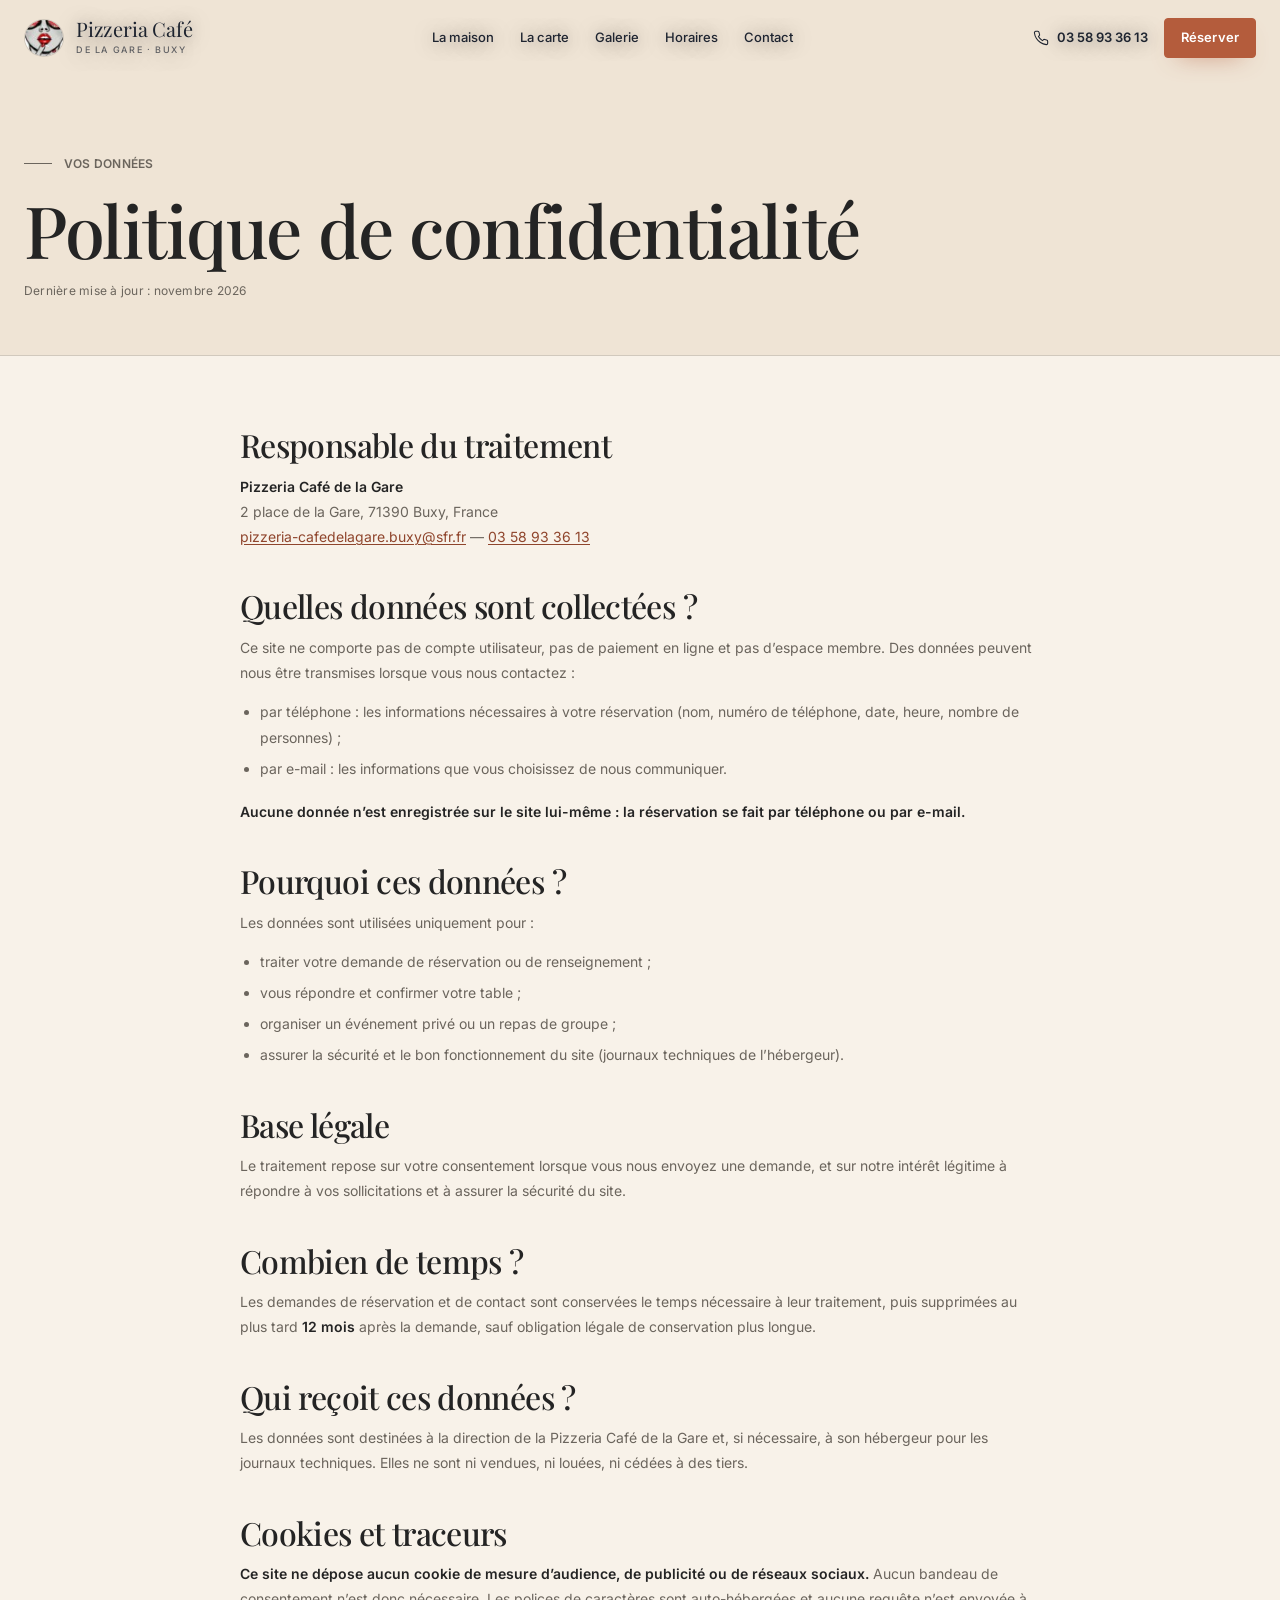
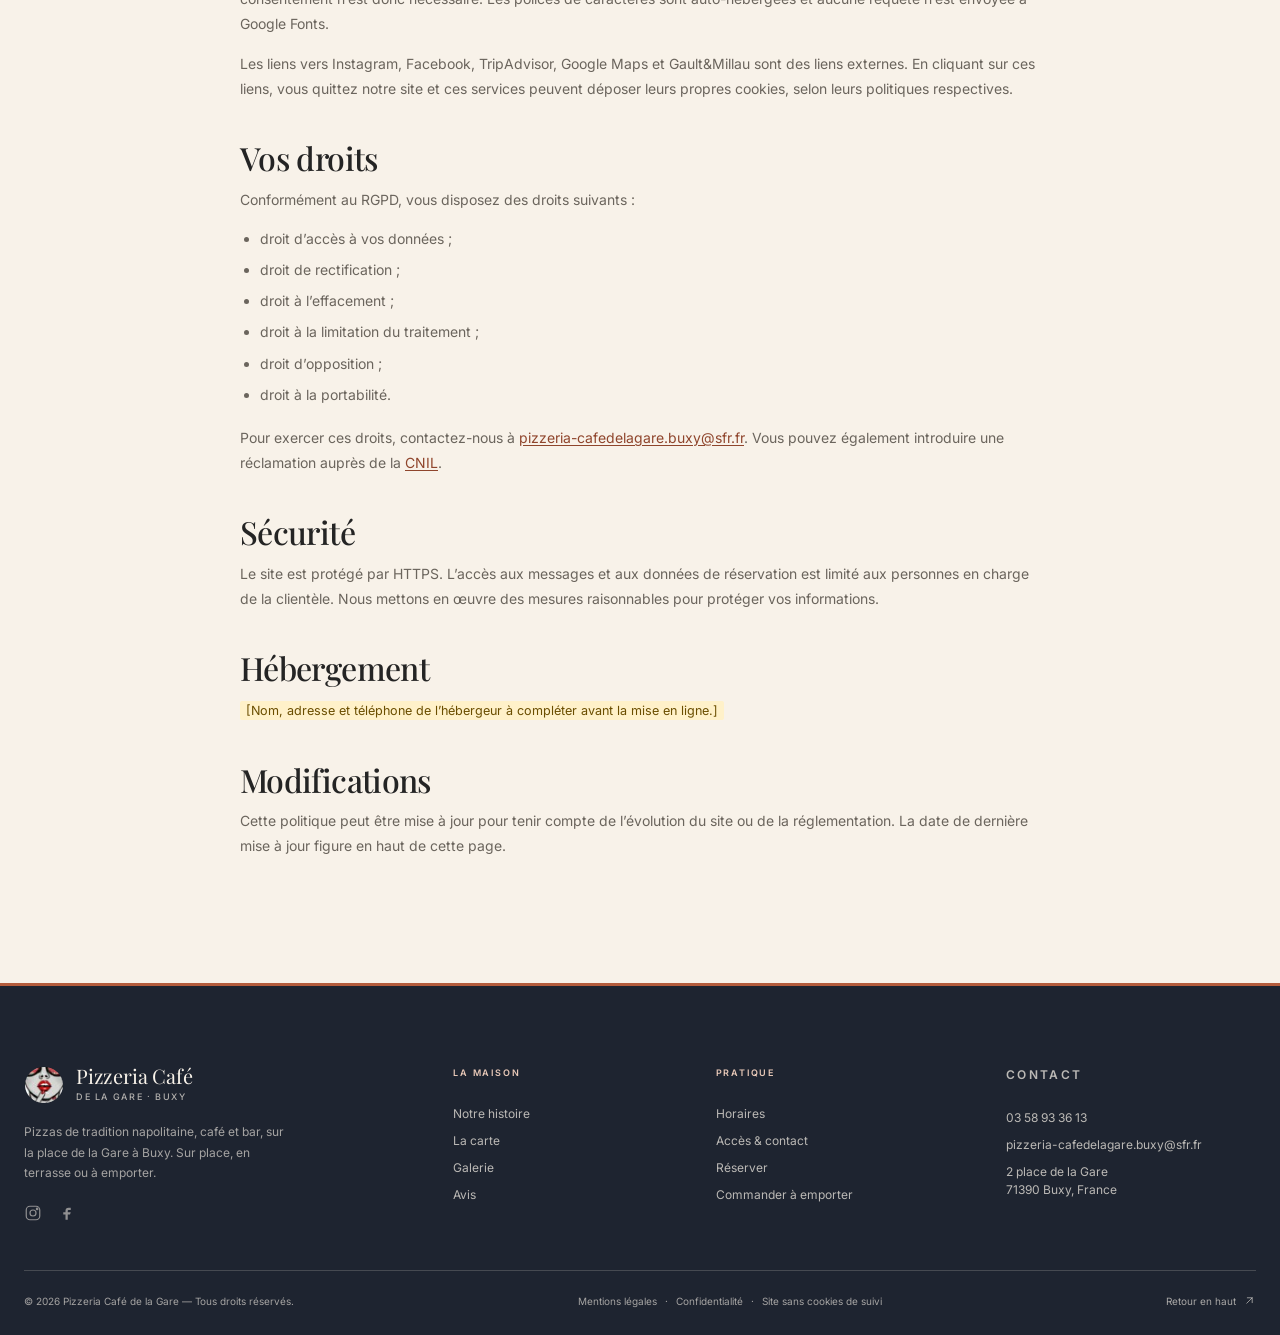
<file: confidentialite.html>
<!doctype html>
<html lang="fr" class="no-js">
<head>
  <meta charset="utf-8">
  <script src="assets/js/head.js?v=20261110b"></script>
  <meta name="viewport" content="width=device-width, initial-scale=1, viewport-fit=cover">
  <title>Politique de confidentialité — Pizzeria Café de la Gare</title>
  <meta name="description" content="Politique de confidentialité de la Pizzeria Café de la Gare : données de réservation, cookies, droits RGPD.">
  <link rel="canonical" href="https://casifox.github.io/buxy-cafe-de-la-gare/confidentialite.html">
  <meta name="robots" content="noindex,follow">
  <meta name="theme-color" content="#1E2430">
  <link rel="icon" href="favicon.svg" type="image/svg+xml">
  <link rel="icon" href="assets/img/favicon-32.png" sizes="32x32" type="image/png">
  <link rel="apple-touch-icon" href="assets/img/apple-touch-icon.png">
  <link rel="manifest" href="site.webmanifest">
  <link rel="preload" href="assets/fonts/playfair-latin.woff2" as="font" type="font/woff2" crossorigin>
  <link rel="preload" href="assets/fonts/inter-latin.woff2" as="font" type="font/woff2" crossorigin>
  <link rel="stylesheet" href="assets/css/styles.css?v=20261110b">
</head>
<body class="page-legal">
  <svg class="sprite" aria-hidden="true" xmlns="http://www.w3.org/2000/svg">
    <symbol id="i-phone" viewBox="0 0 24 24"><path d="M22 16.9v3a2 2 0 0 1-2.2 2 19.8 19.8 0 0 1-8.6-3.1 19.5 19.5 0 0 1-6-6A19.8 19.8 0 0 1 2.1 4.2 2 2 0 0 1 4.1 2h3a2 2 0 0 1 2 1.7c.1 1 .4 1.9.7 2.8a2 2 0 0 1-.5 2.1L8.1 9.9a16 16 0 0 0 6 6l1.3-1.2a2 2 0 0 1 2.1-.5c.9.3 1.8.6 2.8.7a2 2 0 0 1 1.7 2Z"/></symbol>
    <symbol id="i-menu" viewBox="0 0 24 24"><path d="M4 7h16M4 12h16M4 17h16"/></symbol>
    <symbol id="i-close" viewBox="0 0 24 24"><path d="M6 6l12 12M18 6 6 18"/></symbol>
    <symbol id="i-arrow-up" viewBox="0 0 24 24"><path d="M7 17 17 7M8 7h9v9"/></symbol>
    <symbol id="i-instagram" viewBox="0 0 24 24"><rect x="3" y="3" width="18" height="18" rx="5"/><circle cx="12" cy="12" r="4"/><circle cx="17.5" cy="6.5" r="1"/></symbol>
    <symbol id="i-facebook" viewBox="0 0 24 24"><path fill="currentColor" d="M14 8h3V5h-3a4 4 0 0 0-4 4v2H7v3h3v7h3v-7h3l1-3h-4V9a1 1 0 0 1 1-1Z"/></symbol>
  </svg>

  <a class="skip-link" href="#main">Aller au contenu</a>

  <header class="site-header" data-header>
    <div class="container header__inner">
      <a class="brand" href="index.html">
        <img class="brand__logo" src="assets/img/logo.jpg" width="40" height="38" alt="">
        <span class="brand__text">
          <span class="brand__name">Pizzeria Café</span>
          <span class="brand__sub">de la Gare · Buxy</span>
        </span>
      </a>
      <nav class="nav" aria-label="Navigation principale">
        <a href="index.html#maison">La maison</a>
        <a href="menu.html">La carte</a>
        <a href="index.html#galerie">Galerie</a>
        <a href="index.html#horaires">Horaires</a>
        <a href="index.html#contact">Contact</a>
      </nav>
      <div class="header__actions">
        <a class="header__phone" href="tel:+33358933613">
          <svg class="icon" aria-hidden="true"><use href="#i-phone"/></svg>
          <span>03 58 93 36 13</span>
        </a>
        <a class="btn btn--primary btn--sm header__cta" href="index.html#reservation">Réserver</a>
        <button class="nav-toggle" type="button" aria-label="Ouvrir le menu" aria-expanded="false" aria-controls="mobile-nav">
          <svg class="icon" aria-hidden="true"><use href="#i-menu"/></svg>
        </button>
      </div>
    </div>
  </header>

  <dialog class="mobile-nav" id="mobile-nav" aria-label="Menu de navigation">
    <div class="mobile-nav__top">
      <span class="mobile-nav__brand">Pizzeria Café de la Gare</span>
      <button class="icon-btn" type="button" data-close aria-label="Fermer le menu">
        <svg class="icon" aria-hidden="true"><use href="#i-close"/></svg>
      </button>
    </div>
    <nav class="mobile-nav__links" aria-label="Navigation mobile">
      <a href="index.html#maison" data-close><span>01</span>La maison</a>
      <a href="menu.html" data-close><span>02</span>La carte</a>
      <a href="index.html#galerie" data-close><span>03</span>Galerie</a>
      <a href="index.html#horaires" data-close><span>04</span>Horaires &amp; accès</a>
      <a href="index.html#reservation" data-close><span>05</span>Réserver</a>
    </nav>
    <div class="mobile-nav__contact">
      <a class="btn btn--primary" href="tel:+33358933613">
        <svg class="icon" aria-hidden="true"><use href="#i-phone"/></svg>
        Appeler le restaurant
      </a>
      <p>2 place de la Gare · 71390 Buxy</p>
      <div class="socials">
        <a href="https://www.instagram.com/pizzeria_cafedelagare_buxy/" target="_blank" rel="noopener" aria-label="Instagram">
          <svg class="icon" aria-hidden="true"><use href="#i-instagram"/></svg>
        </a>
        <a href="https://www.facebook.com/p/Pizzeria-Caf%C3%A9-de-la-Gare-Buxy-100063476135410/" target="_blank" rel="noopener" aria-label="Facebook">
          <svg class="icon icon--fill" aria-hidden="true"><use href="#i-facebook"/></svg>
        </a>
      </div>
    </div>
  </dialog>

  <main id="main">
    <section class="legal-hero">
      <div class="container">
        <p class="eyebrow">Vos données</p>
        <h1>Politique de confidentialité</h1>
        <p>Dernière mise à jour : novembre 2026</p>
      </div>
    </section>

    <section class="legal">
      <div class="container legal__inner prose">
        <h2>Responsable du traitement</h2>
        <p><strong>Pizzeria Café de la Gare</strong><br>
        2 place de la Gare, 71390 Buxy, France<br>
        <a href="mailto:pizzeria-cafedelagare.buxy@sfr.fr">pizzeria-cafedelagare.buxy@sfr.fr</a> — <a href="tel:+33358933613">03 58 93 36 13</a></p>

        <h2>Quelles données sont collectées ?</h2>
        <p>Ce site ne comporte pas de compte utilisateur, pas de paiement en ligne et pas d’espace membre. Des données peuvent nous être transmises lorsque vous nous contactez :</p>
        <ul>
          <li>par téléphone : les informations nécessaires à votre réservation (nom, numéro de téléphone, date, heure, nombre de personnes) ;</li>
          <li>par e-mail : les informations que vous choisissez de nous communiquer.</li>
        </ul>
        <p><strong>Aucune donnée n’est enregistrée sur le site lui-même : la réservation se fait par téléphone ou par e-mail.</strong></p>

        <h2>Pourquoi ces données ?</h2>
        <p>Les données sont utilisées uniquement pour :</p>
        <ul>
          <li>traiter votre demande de réservation ou de renseignement ;</li>
          <li>vous répondre et confirmer votre table ;</li>
          <li>organiser un événement privé ou un repas de groupe ;</li>
          <li>assurer la sécurité et le bon fonctionnement du site (journaux techniques de l’hébergeur).</li>
        </ul>

        <h2>Base légale</h2>
        <p>Le traitement repose sur votre consentement lorsque vous nous envoyez une demande, et sur notre intérêt légitime à répondre à vos sollicitations et à assurer la sécurité du site.</p>

        <h2>Combien de temps ?</h2>
        <p>Les demandes de réservation et de contact sont conservées le temps nécessaire à leur traitement, puis supprimées au plus tard <strong>12 mois</strong> après la demande, sauf obligation légale de conservation plus longue.</p>

        <h2>Qui reçoit ces données ?</h2>
        <p>Les données sont destinées à la direction de la Pizzeria Café de la Gare et, si nécessaire, à son hébergeur pour les journaux techniques. Elles ne sont ni vendues, ni louées, ni cédées à des tiers.</p>

        <h2>Cookies et traceurs</h2>
        <p><strong>Ce site ne dépose aucun cookie de mesure d’audience, de publicité ou de réseaux sociaux.</strong> Aucun bandeau de consentement n’est donc nécessaire. Les polices de caractères sont auto-hébergées et aucune requête n’est envoyée à Google Fonts.</p>
        <p>Les liens vers Instagram, Facebook, TripAdvisor, Google Maps et Gault&amp;Millau sont des liens externes. En cliquant sur ces liens, vous quittez notre site et ces services peuvent déposer leurs propres cookies, selon leurs politiques respectives.</p>

        <h2>Vos droits</h2>
        <p>Conformément au RGPD, vous disposez des droits suivants :</p>
        <ul>
          <li>droit d’accès à vos données ;</li>
          <li>droit de rectification ;</li>
          <li>droit à l’effacement ;</li>
          <li>droit à la limitation du traitement ;</li>
          <li>droit d’opposition ;</li>
          <li>droit à la portabilité.</li>
        </ul>
        <p>Pour exercer ces droits, contactez-nous à <a href="mailto:pizzeria-cafedelagare.buxy@sfr.fr">pizzeria-cafedelagare.buxy@sfr.fr</a>. Vous pouvez également introduire une réclamation auprès de la <a href="https://www.cnil.fr" target="_blank" rel="noopener">CNIL</a>.</p>

        <h2>Sécurité</h2>
        <p>Le site est protégé par HTTPS. L’accès aux messages et aux données de réservation est limité aux personnes en charge de la clientèle. Nous mettons en œuvre des mesures raisonnables pour protéger vos informations.</p>

        <h2>Hébergement</h2>
        <p><span class="todo">[Nom, adresse et téléphone de l’hébergeur à compléter avant la mise en ligne.]</span></p>

        <h2>Modifications</h2>
        <p>Cette politique peut être mise à jour pour tenir compte de l’évolution du site ou de la réglementation. La date de dernière mise à jour figure en haut de cette page.</p>
      </div>
    </section>
  </main>

  <footer class="site-footer">
    <div class="container">
      <div class="footer__grid">
        <div class="footer__brand">
          <a class="brand brand--footer" href="index.html">
            <img class="brand__logo" src="assets/img/logo.jpg" width="40" height="38" alt="">
            <span class="brand__text">
              <span class="brand__name">Pizzeria Café</span>
              <span class="brand__sub">de la Gare · Buxy</span>
            </span>
          </a>
          <p>Pizzas de tradition napolitaine, café et bar, sur la place de la Gare à Buxy. Sur place, en terrasse ou à emporter.</p>
          <div class="socials">
            <a href="https://www.instagram.com/pizzeria_cafedelagare_buxy/" target="_blank" rel="noopener" aria-label="Instagram">
              <svg class="icon" aria-hidden="true"><use href="#i-instagram"/></svg>
            </a>
            <a href="https://www.facebook.com/p/Pizzeria-Caf%C3%A9-de-la-Gare-Buxy-100063476135410/" target="_blank" rel="noopener" aria-label="Facebook">
              <svg class="icon icon--fill" aria-hidden="true"><use href="#i-facebook"/></svg>
            </a>
          </div>
        </div>

        <nav class="footer__nav" aria-label="Navigation de pied de page">
          <p class="footer__title">La maison</p>
          <a href="index.html#maison">Notre histoire</a>
          <a href="menu.html">La carte</a>
          <a href="index.html#galerie">Galerie</a>
          <a href="index.html#avis">Avis</a>
        </nav>

        <div class="footer__nav">
          <p class="footer__title">Pratique</p>
          <a href="index.html#horaires">Horaires</a>
          <a href="index.html#contact">Accès &amp; contact</a>
          <a href="index.html#reservation">Réserver</a>
          <a href="tel:+33358933613">Commander à emporter</a>
        </div>

        <div class="footer__contact">
          <p class="footer__title">Contact</p>
          <a href="tel:+33358933613">03 58 93 36 13</a>
          <a href="mailto:pizzeria-cafedelagare.buxy@sfr.fr">pizzeria-cafedelagare.buxy@sfr.fr</a>
          <p>2 place de la Gare<br>71390 Buxy, France</p>
        </div>
      </div>

      <div class="footer__bottom">
        <p>© <span data-year>2026</span> Pizzeria Café de la Gare — Tous droits réservés.</p>
        <p class="footer__legal">
          <a href="mentions-legales.html">Mentions légales</a>
          <span aria-hidden="true">·</span>
          <a href="confidentialite.html">Confidentialité</a>
          <span aria-hidden="true">·</span>
          <span>Site sans cookies de suivi</span>
        </p>
        <a class="footer__top" href="#main">Retour en haut <svg class="icon" aria-hidden="true"><use href="#i-arrow-up"/></svg></a>
      </div>
    </div>
  </footer>

  <div class="mobile-bar" aria-label="Actions rapides">
    <a class="btn btn--outline" href="index.html#reservation">Réserver</a>
    <a class="btn btn--primary" href="tel:+33358933613">
      <svg class="icon" aria-hidden="true"><use href="#i-phone"/></svg>
      Appeler
    </a>
  </div>

  <script src="assets/js/main.js?v=20261110b" defer></script>
</body>
</html>
</file>
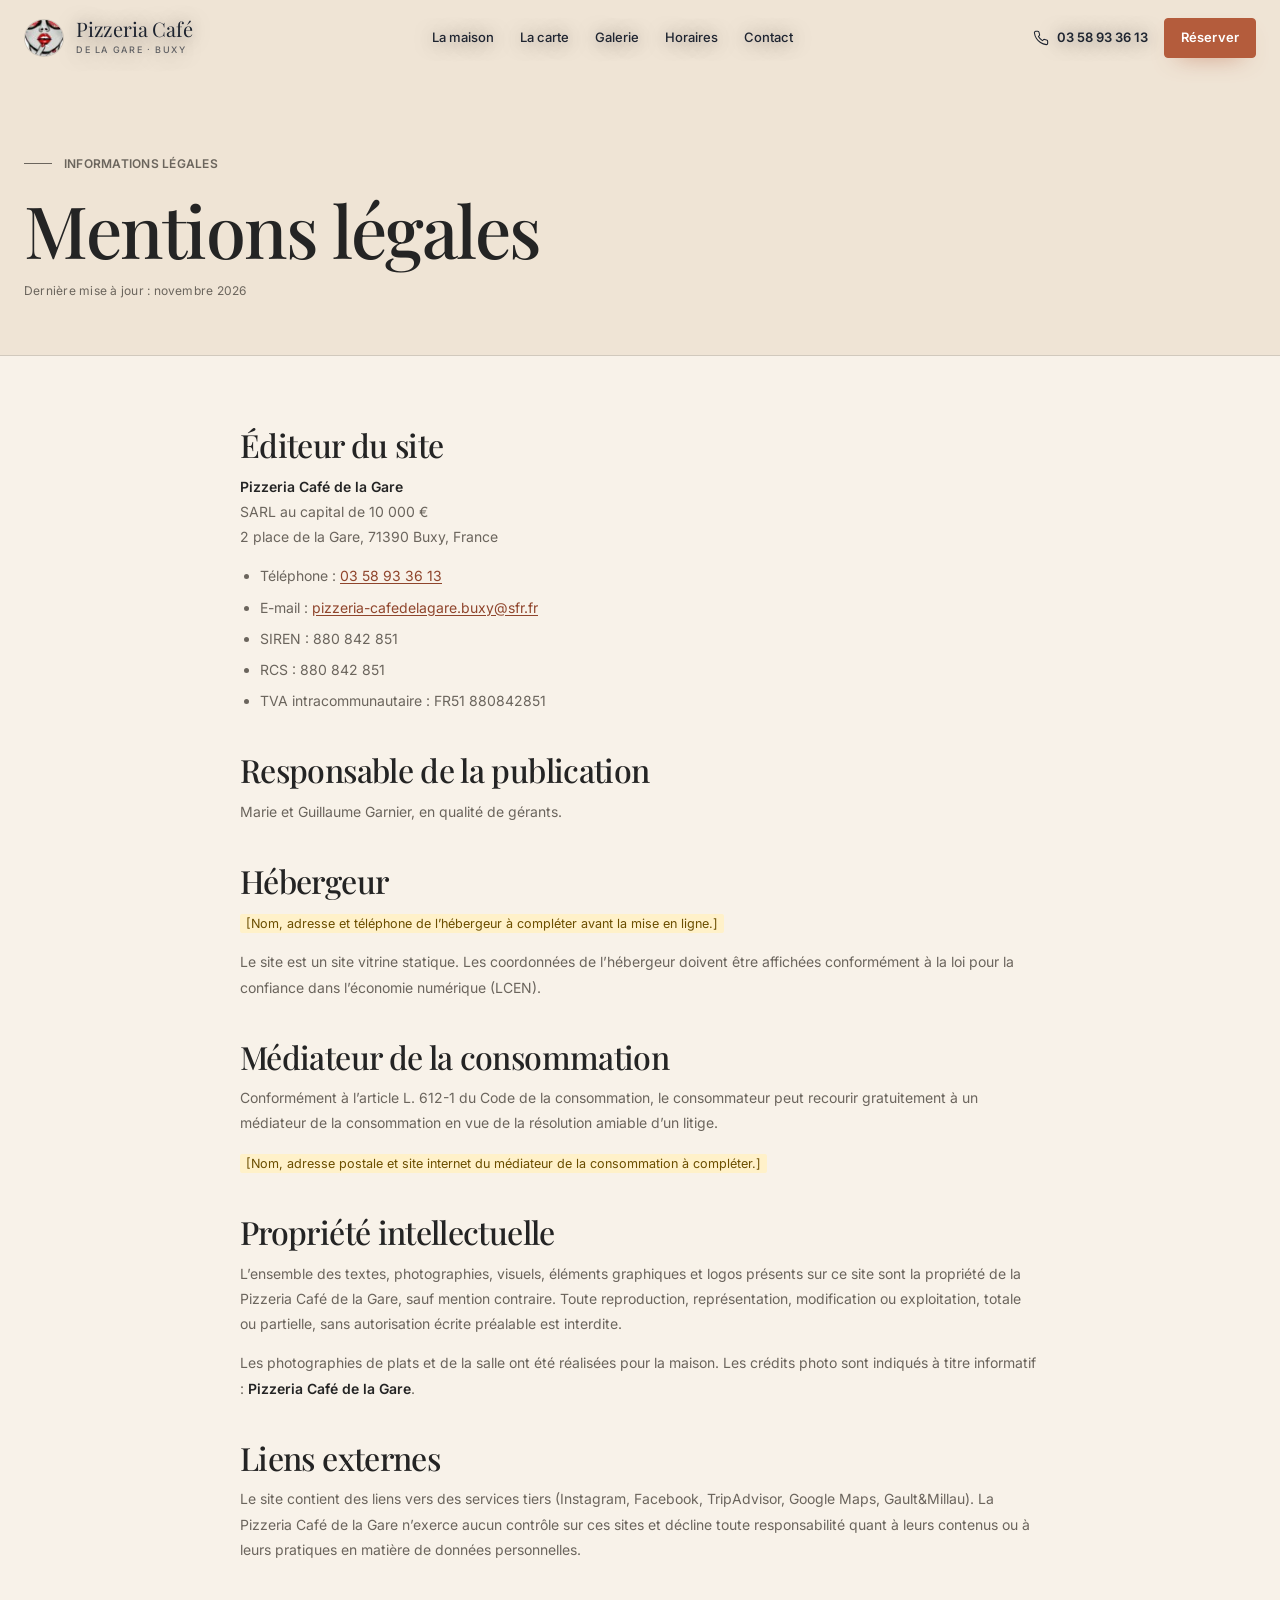
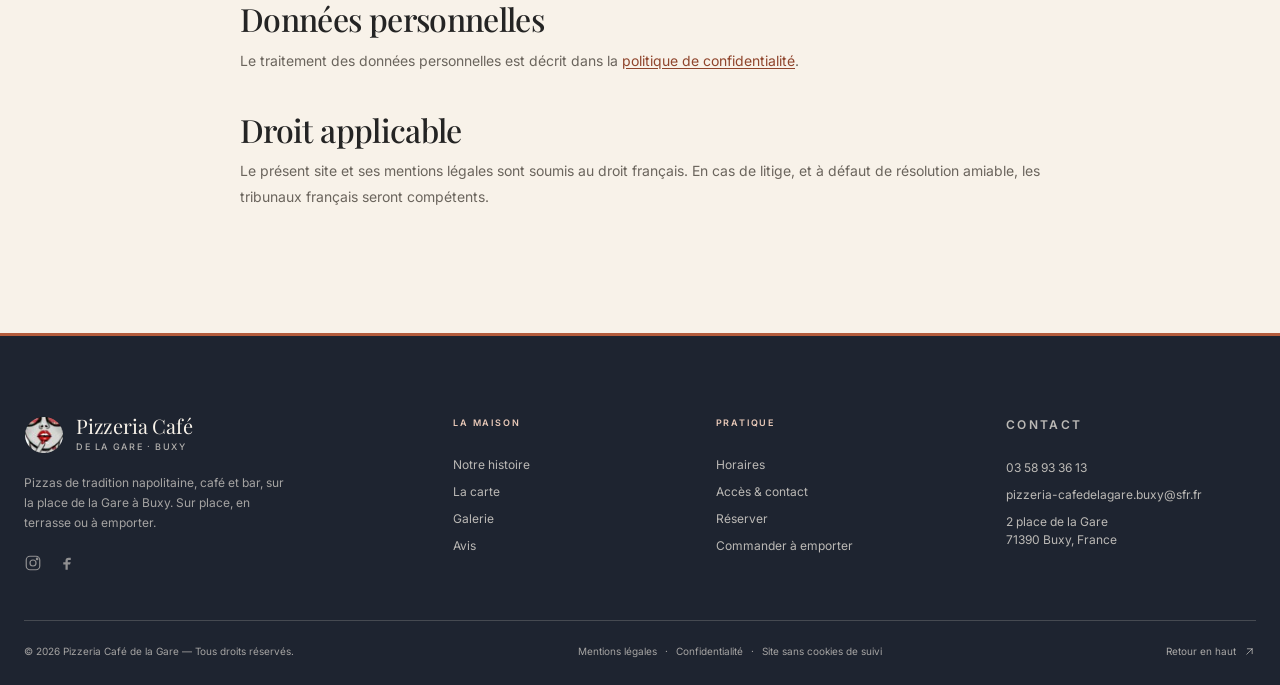
<file: mentions-legales.html>
<!doctype html>
<html lang="fr" class="no-js">
<head>
  <meta charset="utf-8">
  <script src="assets/js/head.js?v=20261110b"></script>
  <meta name="viewport" content="width=device-width, initial-scale=1, viewport-fit=cover">
  <title>Mentions légales — Pizzeria Café de la Gare</title>
  <meta name="description" content="Mentions légales de la Pizzeria Café de la Gare, 2 place de la Gare, 71390 Buxy.">
  <link rel="canonical" href="https://casifox.github.io/buxy-cafe-de-la-gare/mentions-legales.html">
  <meta name="robots" content="noindex,follow">
  <meta name="theme-color" content="#1E2430">
  <link rel="icon" href="favicon.svg" type="image/svg+xml">
  <link rel="icon" href="assets/img/favicon-32.png" sizes="32x32" type="image/png">
  <link rel="apple-touch-icon" href="assets/img/apple-touch-icon.png">
  <link rel="manifest" href="site.webmanifest">
  <link rel="preload" href="assets/fonts/playfair-latin.woff2" as="font" type="font/woff2" crossorigin>
  <link rel="preload" href="assets/fonts/inter-latin.woff2" as="font" type="font/woff2" crossorigin>
  <link rel="stylesheet" href="assets/css/styles.css?v=20261110b">
</head>
<body class="page-legal">
  <svg class="sprite" aria-hidden="true" xmlns="http://www.w3.org/2000/svg">
    <symbol id="i-phone" viewBox="0 0 24 24"><path d="M22 16.9v3a2 2 0 0 1-2.2 2 19.8 19.8 0 0 1-8.6-3.1 19.5 19.5 0 0 1-6-6A19.8 19.8 0 0 1 2.1 4.2 2 2 0 0 1 4.1 2h3a2 2 0 0 1 2 1.7c.1 1 .4 1.9.7 2.8a2 2 0 0 1-.5 2.1L8.1 9.9a16 16 0 0 0 6 6l1.3-1.2a2 2 0 0 1 2.1-.5c.9.3 1.8.6 2.8.7a2 2 0 0 1 1.7 2Z"/></symbol>
    <symbol id="i-menu" viewBox="0 0 24 24"><path d="M4 7h16M4 12h16M4 17h16"/></symbol>
    <symbol id="i-close" viewBox="0 0 24 24"><path d="M6 6l12 12M18 6 6 18"/></symbol>
    <symbol id="i-arrow-up" viewBox="0 0 24 24"><path d="M7 17 17 7M8 7h9v9"/></symbol>
    <symbol id="i-instagram" viewBox="0 0 24 24"><rect x="3" y="3" width="18" height="18" rx="5"/><circle cx="12" cy="12" r="4"/><circle cx="17.5" cy="6.5" r="1"/></symbol>
    <symbol id="i-facebook" viewBox="0 0 24 24"><path fill="currentColor" d="M14 8h3V5h-3a4 4 0 0 0-4 4v2H7v3h3v7h3v-7h3l1-3h-4V9a1 1 0 0 1 1-1Z"/></symbol>
  </svg>

  <a class="skip-link" href="#main">Aller au contenu</a>

  <header class="site-header" data-header>
    <div class="container header__inner">
      <a class="brand" href="index.html">
        <img class="brand__logo" src="assets/img/logo.jpg" width="40" height="38" alt="">
        <span class="brand__text">
          <span class="brand__name">Pizzeria Café</span>
          <span class="brand__sub">de la Gare · Buxy</span>
        </span>
      </a>
      <nav class="nav" aria-label="Navigation principale">
        <a href="index.html#maison">La maison</a>
        <a href="menu.html">La carte</a>
        <a href="index.html#galerie">Galerie</a>
        <a href="index.html#horaires">Horaires</a>
        <a href="index.html#contact">Contact</a>
      </nav>
      <div class="header__actions">
        <a class="header__phone" href="tel:+33358933613">
          <svg class="icon" aria-hidden="true"><use href="#i-phone"/></svg>
          <span>03 58 93 36 13</span>
        </a>
        <a class="btn btn--primary btn--sm header__cta" href="index.html#reservation">Réserver</a>
        <button class="nav-toggle" type="button" aria-label="Ouvrir le menu" aria-expanded="false" aria-controls="mobile-nav">
          <svg class="icon" aria-hidden="true"><use href="#i-menu"/></svg>
        </button>
      </div>
    </div>
  </header>

  <dialog class="mobile-nav" id="mobile-nav" aria-label="Menu de navigation">
    <div class="mobile-nav__top">
      <span class="mobile-nav__brand">Pizzeria Café de la Gare</span>
      <button class="icon-btn" type="button" data-close aria-label="Fermer le menu">
        <svg class="icon" aria-hidden="true"><use href="#i-close"/></svg>
      </button>
    </div>
    <nav class="mobile-nav__links" aria-label="Navigation mobile">
      <a href="index.html#maison" data-close><span>01</span>La maison</a>
      <a href="menu.html" data-close><span>02</span>La carte</a>
      <a href="index.html#galerie" data-close><span>03</span>Galerie</a>
      <a href="index.html#horaires" data-close><span>04</span>Horaires &amp; accès</a>
      <a href="index.html#reservation" data-close><span>05</span>Réserver</a>
    </nav>
    <div class="mobile-nav__contact">
      <a class="btn btn--primary" href="tel:+33358933613">
        <svg class="icon" aria-hidden="true"><use href="#i-phone"/></svg>
        Appeler le restaurant
      </a>
      <p>2 place de la Gare · 71390 Buxy</p>
      <div class="socials">
        <a href="https://www.instagram.com/pizzeria_cafedelagare_buxy/" target="_blank" rel="noopener" aria-label="Instagram">
          <svg class="icon" aria-hidden="true"><use href="#i-instagram"/></svg>
        </a>
        <a href="https://www.facebook.com/p/Pizzeria-Caf%C3%A9-de-la-Gare-Buxy-100063476135410/" target="_blank" rel="noopener" aria-label="Facebook">
          <svg class="icon icon--fill" aria-hidden="true"><use href="#i-facebook"/></svg>
        </a>
      </div>
    </div>
  </dialog>

  <main id="main">
    <section class="legal-hero">
      <div class="container">
        <p class="eyebrow">Informations légales</p>
        <h1>Mentions légales</h1>
        <p>Dernière mise à jour : novembre 2026</p>
      </div>
    </section>

    <section class="legal">
      <div class="container legal__inner prose">
        <h2>Éditeur du site</h2>
        <p><strong>Pizzeria Café de la Gare</strong><br>
        SARL au capital de 10 000 €<br>
        2 place de la Gare, 71390 Buxy, France</p>
        <ul>
          <li>Téléphone : <a href="tel:+33358933613">03 58 93 36 13</a></li>
          <li>E-mail : <a href="mailto:pizzeria-cafedelagare.buxy@sfr.fr">pizzeria-cafedelagare.buxy@sfr.fr</a></li>
          <li>SIREN : 880 842 851</li>
          <li>RCS : 880 842 851</li>
          <li>TVA intracommunautaire : FR51 880842851</li>
        </ul>

        <h2>Responsable de la publication</h2>
        <p>Marie et Guillaume Garnier, en qualité de gérants.</p>

        <h2>Hébergeur</h2>
        <p><span class="todo">[Nom, adresse et téléphone de l’hébergeur à compléter avant la mise en ligne.]</span></p>
        <p>Le site est un site vitrine statique. Les coordonnées de l’hébergeur doivent être affichées conformément à la loi pour la confiance dans l’économie numérique (LCEN).</p>

        <h2>Médiateur de la consommation</h2>
        <p>Conformément à l’article L. 612-1 du Code de la consommation, le consommateur peut recourir gratuitement à un médiateur de la consommation en vue de la résolution amiable d’un litige.</p>
        <p><span class="todo">[Nom, adresse postale et site internet du médiateur de la consommation à compléter.]</span></p>

        <h2>Propriété intellectuelle</h2>
        <p>L’ensemble des textes, photographies, visuels, éléments graphiques et logos présents sur ce site sont la propriété de la Pizzeria Café de la Gare, sauf mention contraire. Toute reproduction, représentation, modification ou exploitation, totale ou partielle, sans autorisation écrite préalable est interdite.</p>
        <p>Les photographies de plats et de la salle ont été réalisées pour la maison. Les crédits photo sont indiqués à titre informatif : <strong>Pizzeria Café de la Gare</strong>.</p>

        <h2>Liens externes</h2>
        <p>Le site contient des liens vers des services tiers (Instagram, Facebook, TripAdvisor, Google Maps, Gault&amp;Millau). La Pizzeria Café de la Gare n’exerce aucun contrôle sur ces sites et décline toute responsabilité quant à leurs contenus ou à leurs pratiques en matière de données personnelles.</p>

        <h2>Données personnelles</h2>
        <p>Le traitement des données personnelles est décrit dans la <a href="confidentialite.html">politique de confidentialité</a>.</p>

        <h2>Droit applicable</h2>
        <p>Le présent site et ses mentions légales sont soumis au droit français. En cas de litige, et à défaut de résolution amiable, les tribunaux français seront compétents.</p>
      </div>
    </section>
  </main>

  <footer class="site-footer">
    <div class="container">
      <div class="footer__grid">
        <div class="footer__brand">
          <a class="brand brand--footer" href="index.html">
            <img class="brand__logo" src="assets/img/logo.jpg" width="40" height="38" alt="">
            <span class="brand__text">
              <span class="brand__name">Pizzeria Café</span>
              <span class="brand__sub">de la Gare · Buxy</span>
            </span>
          </a>
          <p>Pizzas de tradition napolitaine, café et bar, sur la place de la Gare à Buxy. Sur place, en terrasse ou à emporter.</p>
          <div class="socials">
            <a href="https://www.instagram.com/pizzeria_cafedelagare_buxy/" target="_blank" rel="noopener" aria-label="Instagram">
              <svg class="icon" aria-hidden="true"><use href="#i-instagram"/></svg>
            </a>
            <a href="https://www.facebook.com/p/Pizzeria-Caf%C3%A9-de-la-Gare-Buxy-100063476135410/" target="_blank" rel="noopener" aria-label="Facebook">
              <svg class="icon icon--fill" aria-hidden="true"><use href="#i-facebook"/></svg>
            </a>
          </div>
        </div>

        <nav class="footer__nav" aria-label="Navigation de pied de page">
          <p class="footer__title">La maison</p>
          <a href="index.html#maison">Notre histoire</a>
          <a href="menu.html">La carte</a>
          <a href="index.html#galerie">Galerie</a>
          <a href="index.html#avis">Avis</a>
        </nav>

        <div class="footer__nav">
          <p class="footer__title">Pratique</p>
          <a href="index.html#horaires">Horaires</a>
          <a href="index.html#contact">Accès &amp; contact</a>
          <a href="index.html#reservation">Réserver</a>
          <a href="tel:+33358933613">Commander à emporter</a>
        </div>

        <div class="footer__contact">
          <p class="footer__title">Contact</p>
          <a href="tel:+33358933613">03 58 93 36 13</a>
          <a href="mailto:pizzeria-cafedelagare.buxy@sfr.fr">pizzeria-cafedelagare.buxy@sfr.fr</a>
          <p>2 place de la Gare<br>71390 Buxy, France</p>
        </div>
      </div>

      <div class="footer__bottom">
        <p>© <span data-year>2026</span> Pizzeria Café de la Gare — Tous droits réservés.</p>
        <p class="footer__legal">
          <a href="mentions-legales.html">Mentions légales</a>
          <span aria-hidden="true">·</span>
          <a href="confidentialite.html">Confidentialité</a>
          <span aria-hidden="true">·</span>
          <span>Site sans cookies de suivi</span>
        </p>
        <a class="footer__top" href="#main">Retour en haut <svg class="icon" aria-hidden="true"><use href="#i-arrow-up"/></svg></a>
      </div>
    </div>
  </footer>

  <div class="mobile-bar" aria-label="Actions rapides">
    <a class="btn btn--outline" href="index.html#reservation">Réserver</a>
    <a class="btn btn--primary" href="tel:+33358933613">
      <svg class="icon" aria-hidden="true"><use href="#i-phone"/></svg>
      Appeler
    </a>
  </div>

  <script src="assets/js/main.js?v=20261110b" defer></script>
</body>
</html>
</file>
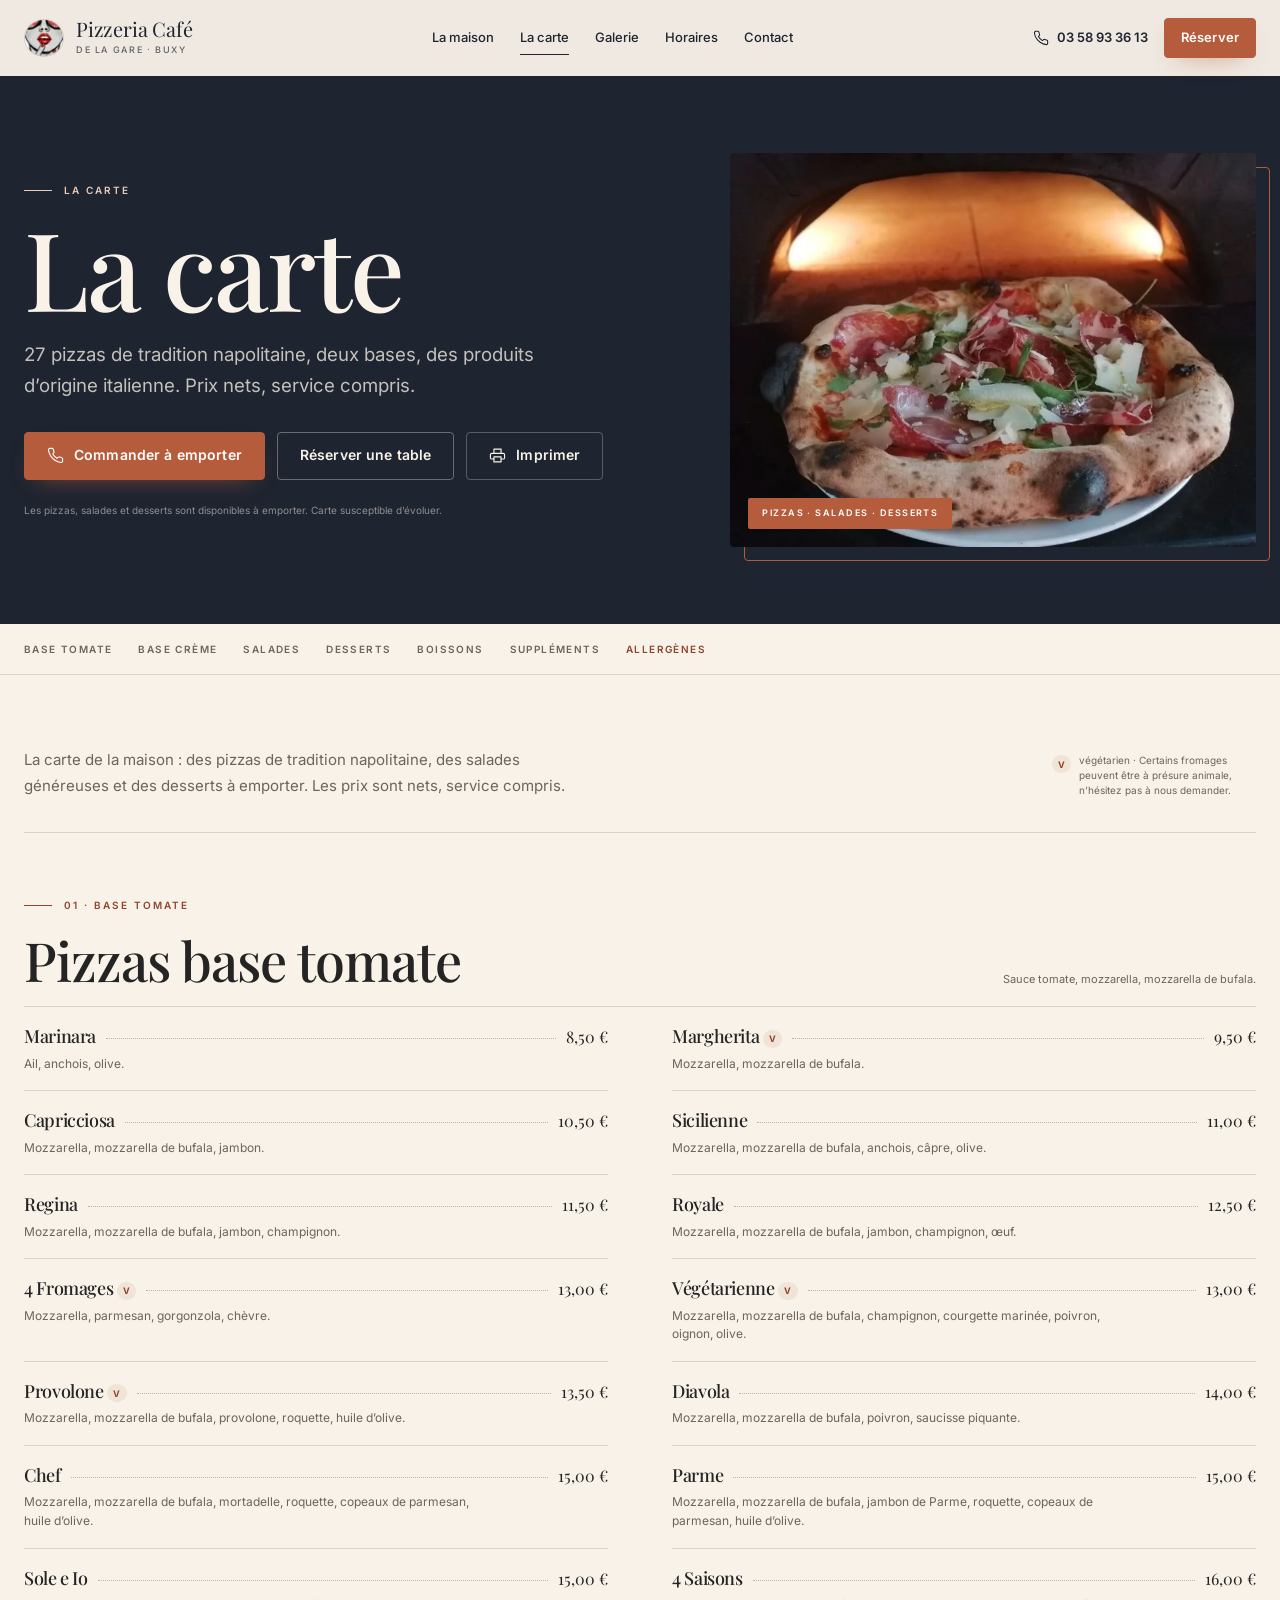
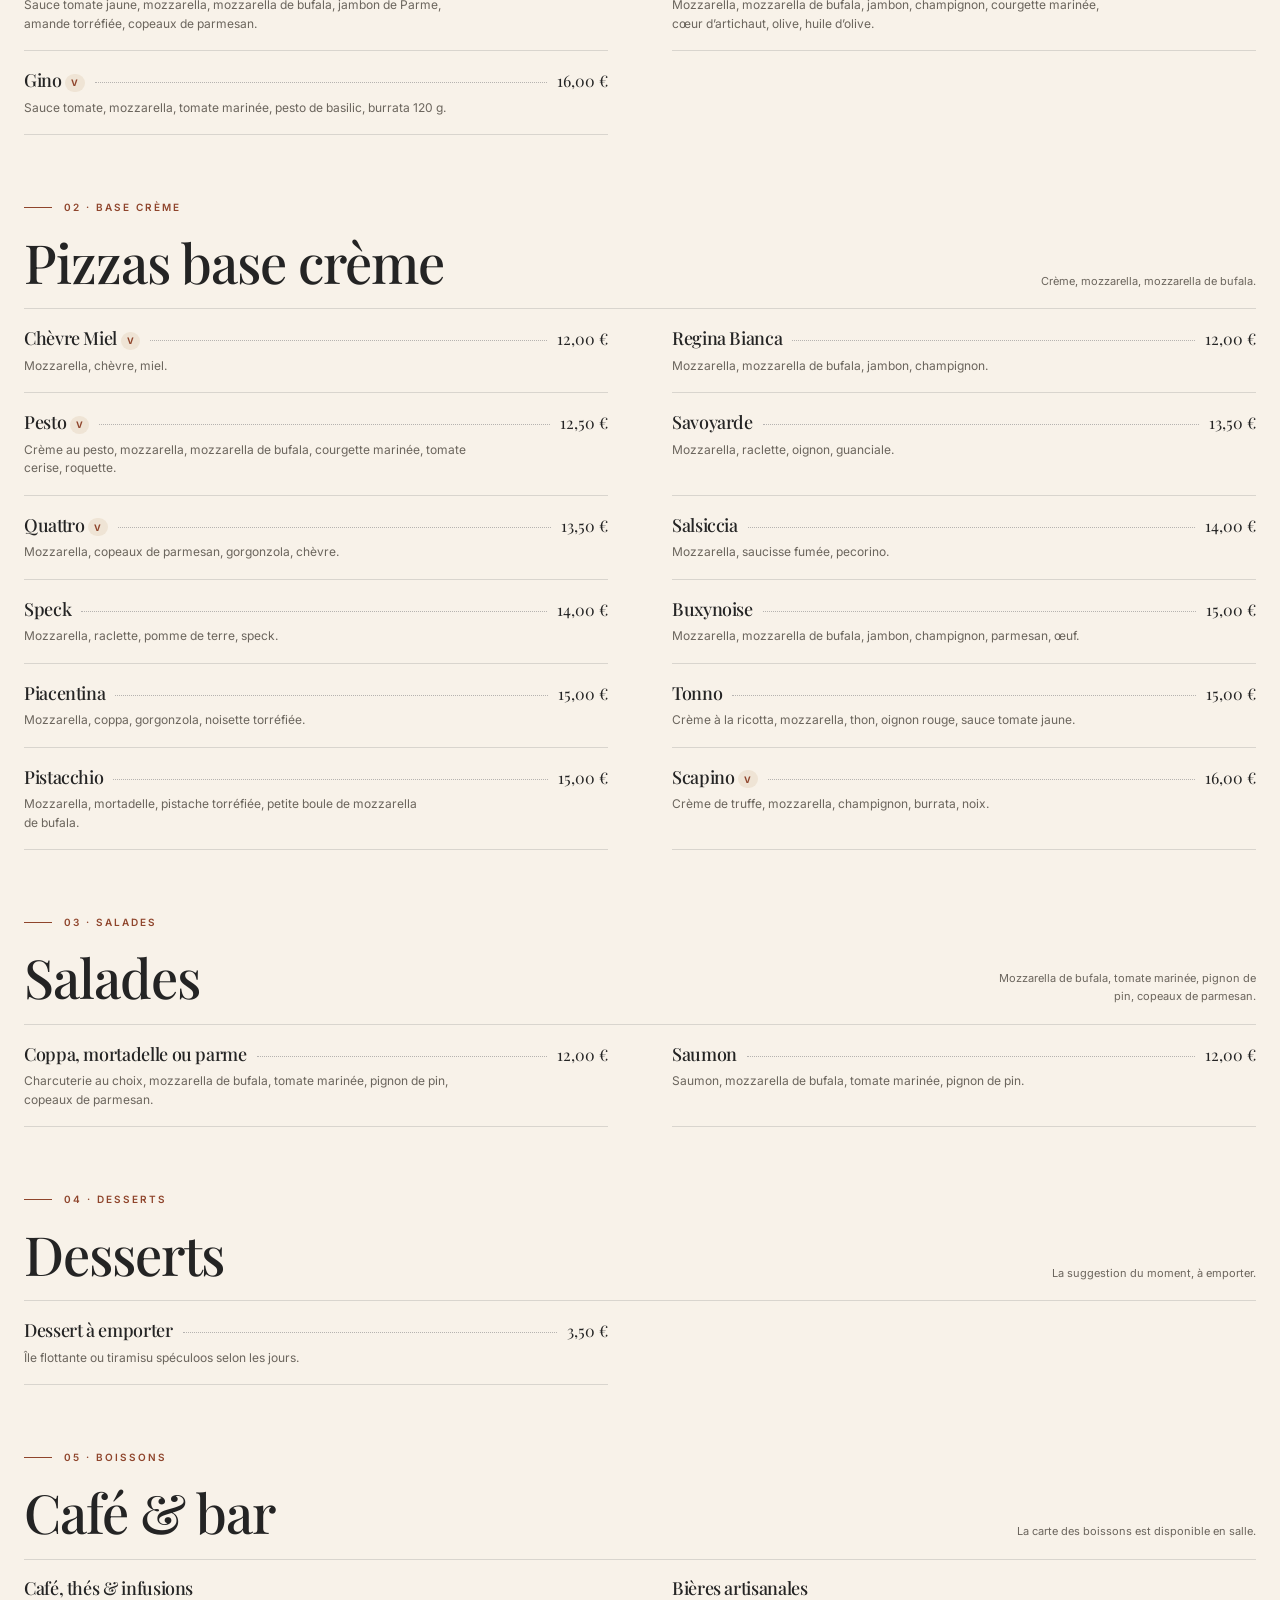
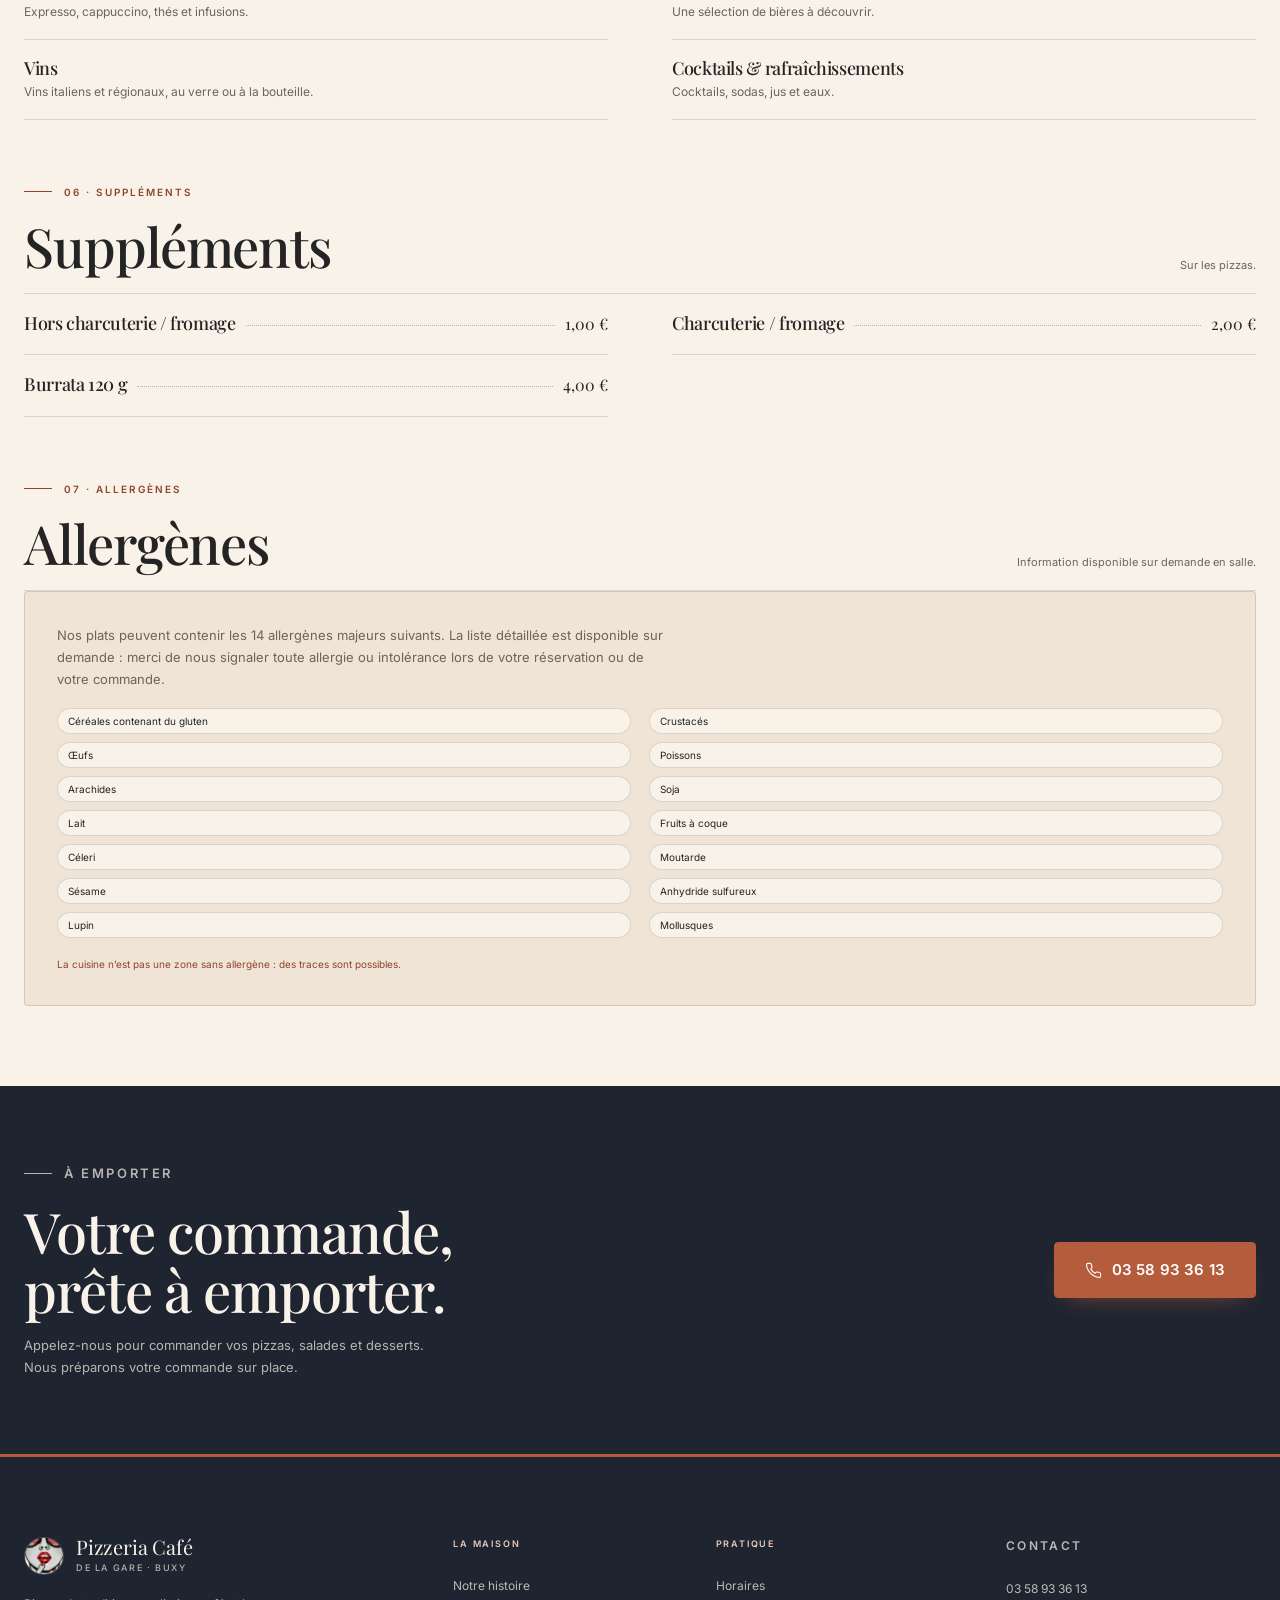
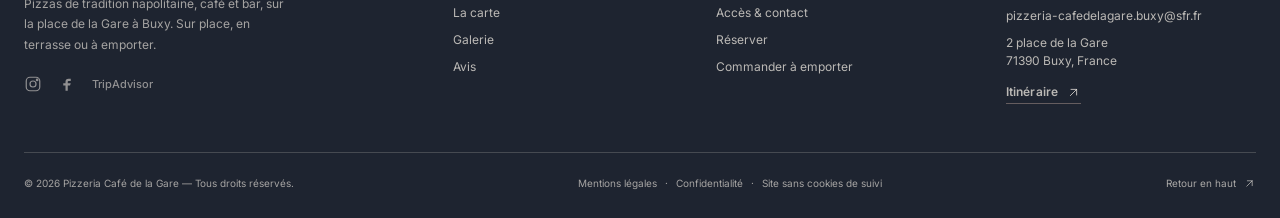
<file: menu.html>
<!doctype html>
<html lang="fr" class="no-js">
<head>
  <meta charset="utf-8">
  <script src="assets/js/head.js?v=20261110b"></script>
  <meta name="viewport" content="width=device-width, initial-scale=1, viewport-fit=cover">
  <title>La carte — Pizzeria Café de la Gare à Buxy (71)</title>
  <meta name="description" content="27 pizzas napolitaines, salades, desserts, café et bar. Découvrez la carte de la Pizzeria Café de la Gare à Buxy. Prix nets, service compris. À emporter au 03 58 93 36 13.">
  <link rel="canonical" href="https://casifox.github.io/buxy-cafe-de-la-gare/menu.html">
  <meta name="robots" content="index,follow,max-image-preview:large">
  <meta name="theme-color" content="#1E2430">
  <meta name="color-scheme" content="light">

  <link rel="icon" href="favicon.svg" type="image/svg+xml">
  <link rel="icon" href="assets/img/favicon-32.png" sizes="32x32" type="image/png">
  <link rel="apple-touch-icon" href="assets/img/apple-touch-icon.png">
  <link rel="manifest" href="site.webmanifest">

  <link rel="preload" href="assets/fonts/playfair-latin.woff2" as="font" type="font/woff2" crossorigin>
  <link rel="preload" href="assets/fonts/inter-latin.woff2" as="font" type="font/woff2" crossorigin>
  <link rel="preload" href="assets/img/pizza-coppa-800.webp" as="image" type="image/webp" fetchpriority="high">
  <link rel="stylesheet" href="assets/css/styles.css?v=20261110b">

  <meta property="og:type" content="website">
  <meta property="og:site_name" content="Pizzeria Café de la Gare">
  <meta property="og:locale" content="fr_FR">
  <meta property="og:title" content="La carte — Pizzeria Café de la Gare à Buxy">
  <meta property="og:description" content="27 pizzas napolitaines, salades, desserts, café et bar. Prix nets, service compris. À emporter au 03 58 93 36 13.">
  <meta property="og:url" content="https://casifox.github.io/buxy-cafe-de-la-gare/menu.html">
  <meta property="og:image" content="https://casifox.github.io/buxy-cafe-de-la-gare/assets/img/og-image.jpg">
  <meta property="og:image:width" content="1200">
  <meta property="og:image:height" content="630">
  <meta property="og:image:alt" content="Pizzeria Café de la Gare à Buxy — pizza napolitaine">
  <meta name="twitter:card" content="summary_large_image">

  <script type="application/ld+json">
  {
    "@context": "https://schema.org",
    "@type": "BreadcrumbList",
    "itemListElement": [
      {
        "@type": "ListItem",
        "position": 1,
        "name": "Accueil",
        "item": "https://casifox.github.io/buxy-cafe-de-la-gare/"
      },
      {
        "@type": "ListItem",
        "position": 2,
        "name": "La carte",
        "item": "https://casifox.github.io/buxy-cafe-de-la-gare/menu.html"
      }
    ]
  }
  </script>
</head>
<body class="page-menu">
  <svg class="sprite" aria-hidden="true" xmlns="http://www.w3.org/2000/svg">
    <symbol id="i-phone" viewBox="0 0 24 24"><path d="M22 16.9v3a2 2 0 0 1-2.2 2 19.8 19.8 0 0 1-8.6-3.1 19.5 19.5 0 0 1-6-6A19.8 19.8 0 0 1 2.1 4.2 2 2 0 0 1 4.1 2h3a2 2 0 0 1 2 1.7c.1 1 .4 1.9.7 2.8a2 2 0 0 1-.5 2.1L8.1 9.9a16 16 0 0 0 6 6l1.3-1.2a2 2 0 0 1 2.1-.5c.9.3 1.8.6 2.8.7a2 2 0 0 1 1.7 2Z"/></symbol>
    <symbol id="i-pin" viewBox="0 0 24 24"><path d="M20 10c0 6-8 12-8 12S4 16 4 10a8 8 0 1 1 16 0Z"/><circle cx="12" cy="10" r="2.5"/></symbol>
    <symbol id="i-clock" viewBox="0 0 24 24"><circle cx="12" cy="12" r="9"/><path d="M12 7v5l3 2"/></symbol>
    <symbol id="i-star" viewBox="0 0 24 24"><path fill="currentColor" d="m12 2.5 2.9 5.9 6.5.9-4.7 4.6 1.1 6.5-5.8-3.1-5.8 3.1 1.1-6.5L2.6 9.3l6.5-.9L12 2.5Z"/></symbol>
    <symbol id="i-arrow" viewBox="0 0 24 24"><path d="M4 12h16M13 5l7 7-7 7"/></symbol>
    <symbol id="i-arrow-up" viewBox="0 0 24 24"><path d="M7 17 17 7M8 7h9v9"/></symbol>
    <symbol id="i-check" viewBox="0 0 24 24"><path d="m4 12 5 5L20 6"/></symbol>
    <symbol id="i-menu" viewBox="0 0 24 24"><path d="M4 7h16M4 12h16M4 17h16"/></symbol>
    <symbol id="i-close" viewBox="0 0 24 24"><path d="M6 6l12 12M18 6 6 18"/></symbol>
    <symbol id="i-instagram" viewBox="0 0 24 24"><rect x="3" y="3" width="18" height="18" rx="5"/><circle cx="12" cy="12" r="4"/><circle cx="17.5" cy="6.5" r="1"/></symbol>
    <symbol id="i-facebook" viewBox="0 0 24 24"><path fill="currentColor" d="M14 8h3V5h-3a4 4 0 0 0-4 4v2H7v3h3v7h3v-7h3l1-3h-4V9a1 1 0 0 1 1-1Z"/></symbol>
    <symbol id="i-print" viewBox="0 0 24 24"><path d="M7 8V3h10v5M7 17H4a2 2 0 0 1-2-2v-4a2 2 0 0 1 2-2h16a2 2 0 0 1 2 2v4a2 2 0 0 1-2 2h-3"/><rect x="7" y="14" width="10" height="7"/></symbol>
  </svg>

  <a class="skip-link" href="#main">Aller au contenu</a>

  <header class="site-header site-header--solid" data-header>
    <div class="container header__inner">
      <a class="brand" href="index.html">
        <img class="brand__logo" src="assets/img/logo.jpg" width="40" height="38" alt="">
        <span class="brand__text">
          <span class="brand__name">Pizzeria Café</span>
          <span class="brand__sub">de la Gare · Buxy</span>
        </span>
      </a>

      <nav class="nav" aria-label="Navigation principale">
        <a href="index.html#maison">La maison</a>
        <a href="menu.html" aria-current="page">La carte</a>
        <a href="index.html#galerie">Galerie</a>
        <a href="index.html#horaires">Horaires</a>
        <a href="index.html#contact">Contact</a>
      </nav>

      <div class="header__actions">
        <a class="header__phone" href="tel:+33358933613">
          <svg class="icon" aria-hidden="true"><use href="#i-phone"/></svg>
          <span>03 58 93 36 13</span>
        </a>
        <a class="btn btn--primary btn--sm header__cta" href="index.html#reservation">Réserver</a>
        <button class="nav-toggle" type="button" aria-label="Ouvrir le menu" aria-expanded="false" aria-controls="mobile-nav">
          <svg class="icon" aria-hidden="true"><use href="#i-menu"/></svg>
        </button>
      </div>
    </div>
  </header>

  <dialog class="mobile-nav" id="mobile-nav" aria-label="Menu de navigation">
    <div class="mobile-nav__top">
      <span class="mobile-nav__brand">Pizzeria Café de la Gare</span>
      <button class="icon-btn" type="button" data-close aria-label="Fermer le menu">
        <svg class="icon" aria-hidden="true"><use href="#i-close"/></svg>
      </button>
    </div>
    <nav class="mobile-nav__links" aria-label="Navigation mobile">
      <a href="index.html#maison" data-close><span>01</span>La maison</a>
      <a href="menu.html" data-close aria-current="page"><span>02</span>La carte</a>
      <a href="index.html#galerie" data-close><span>03</span>Galerie</a>
      <a href="index.html#horaires" data-close><span>04</span>Horaires &amp; accès</a>
      <a href="index.html#reservation" data-close><span>05</span>Réserver</a>
    </nav>
    <div class="mobile-nav__contact">
      <a class="btn btn--primary" href="tel:+33358933613">
        <svg class="icon" aria-hidden="true"><use href="#i-phone"/></svg>
        Appeler le restaurant
      </a>
      <p>2 place de la Gare · 71390 Buxy</p>
      <div class="socials">
        <a href="https://www.instagram.com/pizzeria_cafedelagare_buxy/" target="_blank" rel="noopener" aria-label="Instagram">
          <svg class="icon" aria-hidden="true"><use href="#i-instagram"/></svg>
        </a>
        <a href="https://www.facebook.com/p/Pizzeria-Caf%C3%A9-de-la-Gare-Buxy-100063476135410/" target="_blank" rel="noopener" aria-label="Facebook">
          <svg class="icon icon--fill" aria-hidden="true"><use href="#i-facebook"/></svg>
        </a>
        <a href="https://www.tripadvisor.fr/Restaurant_Review-g1202085-d6403823-Reviews-Pizzeria_Cafe_de_la_Gare-Buxy_Saone_et_Loire_Bourgogne_Franche_Comte.html" target="_blank" rel="noopener">TripAdvisor</a>
      </div>
    </div>
  </dialog>

  <main id="main">
    <section class="page-hero page-hero--menu">
      <div class="container page-hero__grid">
        <div class="page-hero__content">
          <p class="eyebrow eyebrow--light">La carte</p>
          <h1>La carte</h1>
          <p class="lead">27 pizzas de tradition napolitaine, deux bases, des produits d’origine italienne. Prix nets, service compris.</p>
          <div class="actions">
            <a class="btn btn--primary" href="tel:+33358933613">
              <svg class="icon" aria-hidden="true"><use href="#i-phone"/></svg>
              Commander à emporter
            </a>
            <a class="btn btn--ghost" href="index.html#reservation">Réserver une table</a>
            <button class="btn btn--ghost btn--print" type="button" data-print>
              <svg class="icon" aria-hidden="true"><use href="#i-print"/></svg>
              Imprimer
            </button>
          </div>
          <p class="page-hero__note">Les pizzas, salades et desserts sont disponibles à emporter. Carte susceptible d’évoluer.</p>
        </div>
        <div class="page-hero__media">
          <picture>
            <source type="image/webp" srcset="assets/img/pizza-coppa-480.webp 480w, assets/img/pizza-coppa-800.webp 800w" sizes="(max-width: 860px) 90vw, 40vw">
            <img src="assets/img/pizza-coppa-800.jpg" srcset="assets/img/pizza-coppa-480.jpg 480w, assets/img/pizza-coppa-800.jpg 800w" sizes="(max-width: 860px) 90vw, 40vw" width="800" height="600" alt="Pizza Coppa de la Pizzeria Café de la Gare à Buxy" fetchpriority="high" decoding="async">
          </picture>
          <span class="page-hero__stamp">Pizzas · Salades · Desserts</span>
        </div>
      </div>
    </section>

    <nav class="menu-nav" aria-label="Catégories de la carte">
      <div class="container menu-nav__inner">
        <a href="#tomate">Base tomate</a>
        <a href="#creme">Base crème</a>
        <a href="#salades">Salades</a>
        <a href="#desserts">Desserts</a>
        <a href="#boissons">Boissons</a>
        <a href="#supplements">Suppléments</a>
        <a href="#allergenes">Allergènes</a>
      </div>
    </nav>

    <div class="menu-page">
      <div class="container menu-page__intro">
        <p>La carte de la maison : des pizzas de tradition napolitaine, des salades généreuses et des desserts à emporter. Les prix sont nets, service compris.</p>
        <p class="menu-page__legend"><span class="badge">V</span> végétarien · Certains fromages peuvent être à présure animale, n’hésitez pas à nous demander.</p>
      </div>

      <section class="container menu-section" id="tomate">
        <header class="menu-section__head">
          <div>
            <p class="eyebrow">01 · Base tomate</p>
            <h2>Pizzas base tomate</h2>
          </div>
          <p class="menu-section__note">Sauce tomate, mozzarella, mozzarella de bufala.</p>
        </header>
        <div class="menu-grid">
          <article class="menu-item">
            <div class="menu-line"><h3 class="menu-line__name">Marinara</h3><span class="menu-line__dots" aria-hidden="true"></span><span class="menu-line__price">8,50 €</span></div>
            <p>Ail, anchois, olive.</p>
          </article>
          <article class="menu-item">
            <div class="menu-line"><h3 class="menu-line__name">Margherita <span class="badge">V</span></h3><span class="menu-line__dots" aria-hidden="true"></span><span class="menu-line__price">9,50 €</span></div>
            <p>Mozzarella, mozzarella de bufala.</p>
          </article>
          <article class="menu-item">
            <div class="menu-line"><h3 class="menu-line__name">Capricciosa</h3><span class="menu-line__dots" aria-hidden="true"></span><span class="menu-line__price">10,50 €</span></div>
            <p>Mozzarella, mozzarella de bufala, jambon.</p>
          </article>
          <article class="menu-item">
            <div class="menu-line"><h3 class="menu-line__name">Sicilienne</h3><span class="menu-line__dots" aria-hidden="true"></span><span class="menu-line__price">11,00 €</span></div>
            <p>Mozzarella, mozzarella de bufala, anchois, câpre, olive.</p>
          </article>
          <article class="menu-item">
            <div class="menu-line"><h3 class="menu-line__name">Regina</h3><span class="menu-line__dots" aria-hidden="true"></span><span class="menu-line__price">11,50 €</span></div>
            <p>Mozzarella, mozzarella de bufala, jambon, champignon.</p>
          </article>
          <article class="menu-item">
            <div class="menu-line"><h3 class="menu-line__name">Royale</h3><span class="menu-line__dots" aria-hidden="true"></span><span class="menu-line__price">12,50 €</span></div>
            <p>Mozzarella, mozzarella de bufala, jambon, champignon, œuf.</p>
          </article>
          <article class="menu-item">
            <div class="menu-line"><h3 class="menu-line__name">4 Fromages <span class="badge">V</span></h3><span class="menu-line__dots" aria-hidden="true"></span><span class="menu-line__price">13,00 €</span></div>
            <p>Mozzarella, parmesan, gorgonzola, chèvre.</p>
          </article>
          <article class="menu-item">
            <div class="menu-line"><h3 class="menu-line__name">Végétarienne <span class="badge">V</span></h3><span class="menu-line__dots" aria-hidden="true"></span><span class="menu-line__price">13,00 €</span></div>
            <p>Mozzarella, mozzarella de bufala, champignon, courgette marinée, poivron, oignon, olive.</p>
          </article>
          <article class="menu-item">
            <div class="menu-line"><h3 class="menu-line__name">Provolone <span class="badge">V</span></h3><span class="menu-line__dots" aria-hidden="true"></span><span class="menu-line__price">13,50 €</span></div>
            <p>Mozzarella, mozzarella de bufala, provolone, roquette, huile d’olive.</p>
          </article>
          <article class="menu-item">
            <div class="menu-line"><h3 class="menu-line__name">Diavola</h3><span class="menu-line__dots" aria-hidden="true"></span><span class="menu-line__price">14,00 €</span></div>
            <p>Mozzarella, mozzarella de bufala, poivron, saucisse piquante.</p>
          </article>
          <article class="menu-item">
            <div class="menu-line"><h3 class="menu-line__name">Chef</h3><span class="menu-line__dots" aria-hidden="true"></span><span class="menu-line__price">15,00 €</span></div>
            <p>Mozzarella, mozzarella de bufala, mortadelle, roquette, copeaux de parmesan, huile d’olive.</p>
          </article>
          <article class="menu-item">
            <div class="menu-line"><h3 class="menu-line__name">Parme</h3><span class="menu-line__dots" aria-hidden="true"></span><span class="menu-line__price">15,00 €</span></div>
            <p>Mozzarella, mozzarella de bufala, jambon de Parme, roquette, copeaux de parmesan, huile d’olive.</p>
          </article>
          <article class="menu-item">
            <div class="menu-line"><h3 class="menu-line__name">Sole e Io</h3><span class="menu-line__dots" aria-hidden="true"></span><span class="menu-line__price">15,00 €</span></div>
            <p>Sauce tomate jaune, mozzarella, mozzarella de bufala, jambon de Parme, amande torréfiée, copeaux de parmesan.</p>
          </article>
          <article class="menu-item">
            <div class="menu-line"><h3 class="menu-line__name">4 Saisons</h3><span class="menu-line__dots" aria-hidden="true"></span><span class="menu-line__price">16,00 €</span></div>
            <p>Mozzarella, mozzarella de bufala, jambon, champignon, courgette marinée, cœur d’artichaut, olive, huile d’olive.</p>
          </article>
          <article class="menu-item">
            <div class="menu-line"><h3 class="menu-line__name">Gino <span class="badge">V</span></h3><span class="menu-line__dots" aria-hidden="true"></span><span class="menu-line__price">16,00 €</span></div>
            <p>Sauce tomate, mozzarella, tomate marinée, pesto de basilic, burrata 120 g.</p>
          </article>
        </div>
      </section>

      <section class="container menu-section" id="creme">
        <header class="menu-section__head">
          <div>
            <p class="eyebrow">02 · Base crème</p>
            <h2>Pizzas base crème</h2>
          </div>
          <p class="menu-section__note">Crème, mozzarella, mozzarella de bufala.</p>
        </header>
        <div class="menu-grid">
          <article class="menu-item">
            <div class="menu-line"><h3 class="menu-line__name">Chèvre Miel <span class="badge">V</span></h3><span class="menu-line__dots" aria-hidden="true"></span><span class="menu-line__price">12,00 €</span></div>
            <p>Mozzarella, chèvre, miel.</p>
          </article>
          <article class="menu-item">
            <div class="menu-line"><h3 class="menu-line__name">Regina Bianca</h3><span class="menu-line__dots" aria-hidden="true"></span><span class="menu-line__price">12,00 €</span></div>
            <p>Mozzarella, mozzarella de bufala, jambon, champignon.</p>
          </article>
          <article class="menu-item">
            <div class="menu-line"><h3 class="menu-line__name">Pesto <span class="badge">V</span></h3><span class="menu-line__dots" aria-hidden="true"></span><span class="menu-line__price">12,50 €</span></div>
            <p>Crème au pesto, mozzarella, mozzarella de bufala, courgette marinée, tomate cerise, roquette.</p>
          </article>
          <article class="menu-item">
            <div class="menu-line"><h3 class="menu-line__name">Savoyarde</h3><span class="menu-line__dots" aria-hidden="true"></span><span class="menu-line__price">13,50 €</span></div>
            <p>Mozzarella, raclette, oignon, guanciale.</p>
          </article>
          <article class="menu-item">
            <div class="menu-line"><h3 class="menu-line__name">Quattro <span class="badge">V</span></h3><span class="menu-line__dots" aria-hidden="true"></span><span class="menu-line__price">13,50 €</span></div>
            <p>Mozzarella, copeaux de parmesan, gorgonzola, chèvre.</p>
          </article>
          <article class="menu-item">
            <div class="menu-line"><h3 class="menu-line__name">Salsiccia</h3><span class="menu-line__dots" aria-hidden="true"></span><span class="menu-line__price">14,00 €</span></div>
            <p>Mozzarella, saucisse fumée, pecorino.</p>
          </article>
          <article class="menu-item">
            <div class="menu-line"><h3 class="menu-line__name">Speck</h3><span class="menu-line__dots" aria-hidden="true"></span><span class="menu-line__price">14,00 €</span></div>
            <p>Mozzarella, raclette, pomme de terre, speck.</p>
          </article>
          <article class="menu-item">
            <div class="menu-line"><h3 class="menu-line__name">Buxynoise</h3><span class="menu-line__dots" aria-hidden="true"></span><span class="menu-line__price">15,00 €</span></div>
            <p>Mozzarella, mozzarella de bufala, jambon, champignon, parmesan, œuf.</p>
          </article>
          <article class="menu-item">
            <div class="menu-line"><h3 class="menu-line__name">Piacentina</h3><span class="menu-line__dots" aria-hidden="true"></span><span class="menu-line__price">15,00 €</span></div>
            <p>Mozzarella, coppa, gorgonzola, noisette torréfiée.</p>
          </article>
          <article class="menu-item">
            <div class="menu-line"><h3 class="menu-line__name">Tonno</h3><span class="menu-line__dots" aria-hidden="true"></span><span class="menu-line__price">15,00 €</span></div>
            <p>Crème à la ricotta, mozzarella, thon, oignon rouge, sauce tomate jaune.</p>
          </article>
          <article class="menu-item">
            <div class="menu-line"><h3 class="menu-line__name">Pistacchio</h3><span class="menu-line__dots" aria-hidden="true"></span><span class="menu-line__price">15,00 €</span></div>
            <p>Mozzarella, mortadelle, pistache torréfiée, petite boule de mozzarella de bufala.</p>
          </article>
          <article class="menu-item">
            <div class="menu-line"><h3 class="menu-line__name">Scapino <span class="badge">V</span></h3><span class="menu-line__dots" aria-hidden="true"></span><span class="menu-line__price">16,00 €</span></div>
            <p>Crème de truffe, mozzarella, champignon, burrata, noix.</p>
          </article>
        </div>
      </section>

      <section class="container menu-section" id="salades">
        <header class="menu-section__head">
          <div>
            <p class="eyebrow">03 · Salades</p>
            <h2>Salades</h2>
          </div>
          <p class="menu-section__note">Mozzarella de bufala, tomate marinée, pignon de pin, copeaux de parmesan.</p>
        </header>
        <div class="menu-grid">
          <article class="menu-item">
            <div class="menu-line"><h3 class="menu-line__name">Coppa, mortadelle ou parme</h3><span class="menu-line__dots" aria-hidden="true"></span><span class="menu-line__price">12,00 €</span></div>
            <p>Charcuterie au choix, mozzarella de bufala, tomate marinée, pignon de pin, copeaux de parmesan.</p>
          </article>
          <article class="menu-item">
            <div class="menu-line"><h3 class="menu-line__name">Saumon</h3><span class="menu-line__dots" aria-hidden="true"></span><span class="menu-line__price">12,00 €</span></div>
            <p>Saumon, mozzarella de bufala, tomate marinée, pignon de pin.</p>
          </article>
        </div>
      </section>

      <section class="container menu-section" id="desserts">
        <header class="menu-section__head">
          <div>
            <p class="eyebrow">04 · Desserts</p>
            <h2>Desserts</h2>
          </div>
          <p class="menu-section__note">La suggestion du moment, à emporter.</p>
        </header>
        <div class="menu-grid">
          <article class="menu-item">
            <div class="menu-line"><h3 class="menu-line__name">Dessert à emporter</h3><span class="menu-line__dots" aria-hidden="true"></span><span class="menu-line__price">3,50 €</span></div>
            <p>Île flottante ou tiramisu spéculoos selon les jours.</p>
          </article>
        </div>
      </section>

      <section class="container menu-section" id="boissons">
        <header class="menu-section__head">
          <div>
            <p class="eyebrow">05 · Boissons</p>
            <h2>Café &amp; bar</h2>
          </div>
          <p class="menu-section__note">La carte des boissons est disponible en salle.</p>
        </header>
        <div class="menu-grid menu-grid--drinks">
          <article class="menu-item">
            <div class="menu-line"><h3 class="menu-line__name">Café, thés &amp; infusions</h3></div>
            <p>Expresso, cappuccino, thés et infusions.</p>
          </article>
          <article class="menu-item">
            <div class="menu-line"><h3 class="menu-line__name">Bières artisanales</h3></div>
            <p>Une sélection de bières à découvrir.</p>
          </article>
          <article class="menu-item">
            <div class="menu-line"><h3 class="menu-line__name">Vins</h3></div>
            <p>Vins italiens et régionaux, au verre ou à la bouteille.</p>
          </article>
          <article class="menu-item">
            <div class="menu-line"><h3 class="menu-line__name">Cocktails &amp; rafraîchissements</h3></div>
            <p>Cocktails, sodas, jus et eaux.</p>
          </article>
        </div>
      </section>

      <section class="container menu-section" id="supplements">
        <header class="menu-section__head">
          <div>
            <p class="eyebrow">06 · Suppléments</p>
            <h2>Suppléments</h2>
          </div>
          <p class="menu-section__note">Sur les pizzas.</p>
        </header>
        <div class="menu-grid">
          <article class="menu-item">
            <div class="menu-line"><h3 class="menu-line__name">Hors charcuterie / fromage</h3><span class="menu-line__dots" aria-hidden="true"></span><span class="menu-line__price">1,00 €</span></div>
          </article>
          <article class="menu-item">
            <div class="menu-line"><h3 class="menu-line__name">Charcuterie / fromage</h3><span class="menu-line__dots" aria-hidden="true"></span><span class="menu-line__price">2,00 €</span></div>
          </article>
          <article class="menu-item">
            <div class="menu-line"><h3 class="menu-line__name">Burrata 120 g</h3><span class="menu-line__dots" aria-hidden="true"></span><span class="menu-line__price">4,00 €</span></div>
          </article>
        </div>
      </section>

      <section class="container menu-section" id="allergenes">
        <header class="menu-section__head">
          <div>
            <p class="eyebrow">07 · Allergènes</p>
            <h2>Allergènes</h2>
          </div>
          <p class="menu-section__note">Information disponible sur demande en salle.</p>
        </header>
        <div class="allergen-box">
          <p>Nos plats peuvent contenir les 14 allergènes majeurs suivants. La liste détaillée est disponible sur demande : merci de nous signaler toute allergie ou intolérance lors de votre réservation ou de votre commande.</p>
          <ul class="allergen-list">
            <li>Céréales contenant du gluten</li>
            <li>Crustacés</li>
            <li>Œufs</li>
            <li>Poissons</li>
            <li>Arachides</li>
            <li>Soja</li>
            <li>Lait</li>
            <li>Fruits à coque</li>
            <li>Céleri</li>
            <li>Moutarde</li>
            <li>Sésame</li>
            <li>Anhydride sulfureux</li>
            <li>Lupin</li>
            <li>Mollusques</li>
          </ul>
          <p class="allergen-box__note">La cuisine n’est pas une zone sans allergène : des traces sont possibles.</p>
        </div>
      </section>

      <section class="menu-cta">
        <div class="container menu-cta__inner">
          <div>
            <p class="eyebrow eyebrow--light">À emporter</p>
            <h2>Votre commande,<br>prête à emporter.</h2>
            <p>Appelez-nous pour commander vos pizzas, salades et desserts. Nous préparons votre commande sur place.</p>
          </div>
          <a class="btn btn--primary btn--lg" href="tel:+33358933613">
            <svg class="icon" aria-hidden="true"><use href="#i-phone"/></svg>
            03 58 93 36 13
          </a>
        </div>
      </section>
    </div>
  </main>

  <footer class="site-footer">
    <div class="container">
      <div class="footer__grid">
        <div class="footer__brand">
          <a class="brand brand--footer" href="index.html">
            <img class="brand__logo" src="assets/img/logo.jpg" width="40" height="38" alt="">
            <span class="brand__text">
              <span class="brand__name">Pizzeria Café</span>
              <span class="brand__sub">de la Gare · Buxy</span>
            </span>
          </a>
          <p>Pizzas de tradition napolitaine, café et bar, sur la place de la Gare à Buxy. Sur place, en terrasse ou à emporter.</p>
          <div class="socials">
            <a href="https://www.instagram.com/pizzeria_cafedelagare_buxy/" target="_blank" rel="noopener" aria-label="Instagram">
              <svg class="icon" aria-hidden="true"><use href="#i-instagram"/></svg>
            </a>
            <a href="https://www.facebook.com/p/Pizzeria-Caf%C3%A9-de-la-Gare-Buxy-100063476135410/" target="_blank" rel="noopener" aria-label="Facebook">
              <svg class="icon icon--fill" aria-hidden="true"><use href="#i-facebook"/></svg>
            </a>
            <a href="https://www.tripadvisor.fr/Restaurant_Review-g1202085-d6403823-Reviews-Pizzeria_Cafe_de_la_Gare-Buxy_Saone_et_Loire_Bourgogne_Franche_Comte.html" target="_blank" rel="noopener">TripAdvisor</a>
          </div>
        </div>

        <nav class="footer__nav" aria-label="Navigation de pied de page">
          <p class="footer__title">La maison</p>
          <a href="index.html#maison">Notre histoire</a>
          <a href="menu.html">La carte</a>
          <a href="index.html#galerie">Galerie</a>
          <a href="index.html#avis">Avis</a>
        </nav>

        <div class="footer__nav">
          <p class="footer__title">Pratique</p>
          <a href="index.html#horaires">Horaires</a>
          <a href="index.html#contact">Accès &amp; contact</a>
          <a href="index.html#reservation">Réserver</a>
          <a href="tel:+33358933613">Commander à emporter</a>
        </div>

        <div class="footer__contact">
          <p class="footer__title">Contact</p>
          <a href="tel:+33358933613">03 58 93 36 13</a>
          <a href="mailto:pizzeria-cafedelagare.buxy@sfr.fr">pizzeria-cafedelagare.buxy@sfr.fr</a>
          <p>2 place de la Gare<br>71390 Buxy, France</p>
          <a class="text-link text-link--light" href="https://www.google.com/maps/search/?api=1&amp;query=2%20place%20de%20la%20Gare%2C%2071390%20Buxy" target="_blank" rel="noopener">Itinéraire <svg class="icon" aria-hidden="true"><use href="#i-arrow-up"/></svg></a>
        </div>
      </div>

      <div class="footer__bottom">
        <p>© <span data-year>2026</span> Pizzeria Café de la Gare — Tous droits réservés.</p>
        <p class="footer__legal">
          <a href="mentions-legales.html">Mentions légales</a>
          <span aria-hidden="true">·</span>
          <a href="confidentialite.html">Confidentialité</a>
          <span aria-hidden="true">·</span>
          <span>Site sans cookies de suivi</span>
        </p>
        <a class="footer__top" href="#main">Retour en haut <svg class="icon" aria-hidden="true"><use href="#i-arrow-up"/></svg></a>
      </div>
    </div>
  </footer>

  <div class="mobile-bar" aria-label="Actions rapides">
    <a class="btn btn--outline" href="index.html#reservation">Réserver</a>
    <a class="btn btn--primary" href="tel:+33358933613">
      <svg class="icon" aria-hidden="true"><use href="#i-phone"/></svg>
      Appeler
    </a>
  </div>

  <script src="assets/js/main.js?v=20261110b" defer></script>
</body>
</html>
</file>
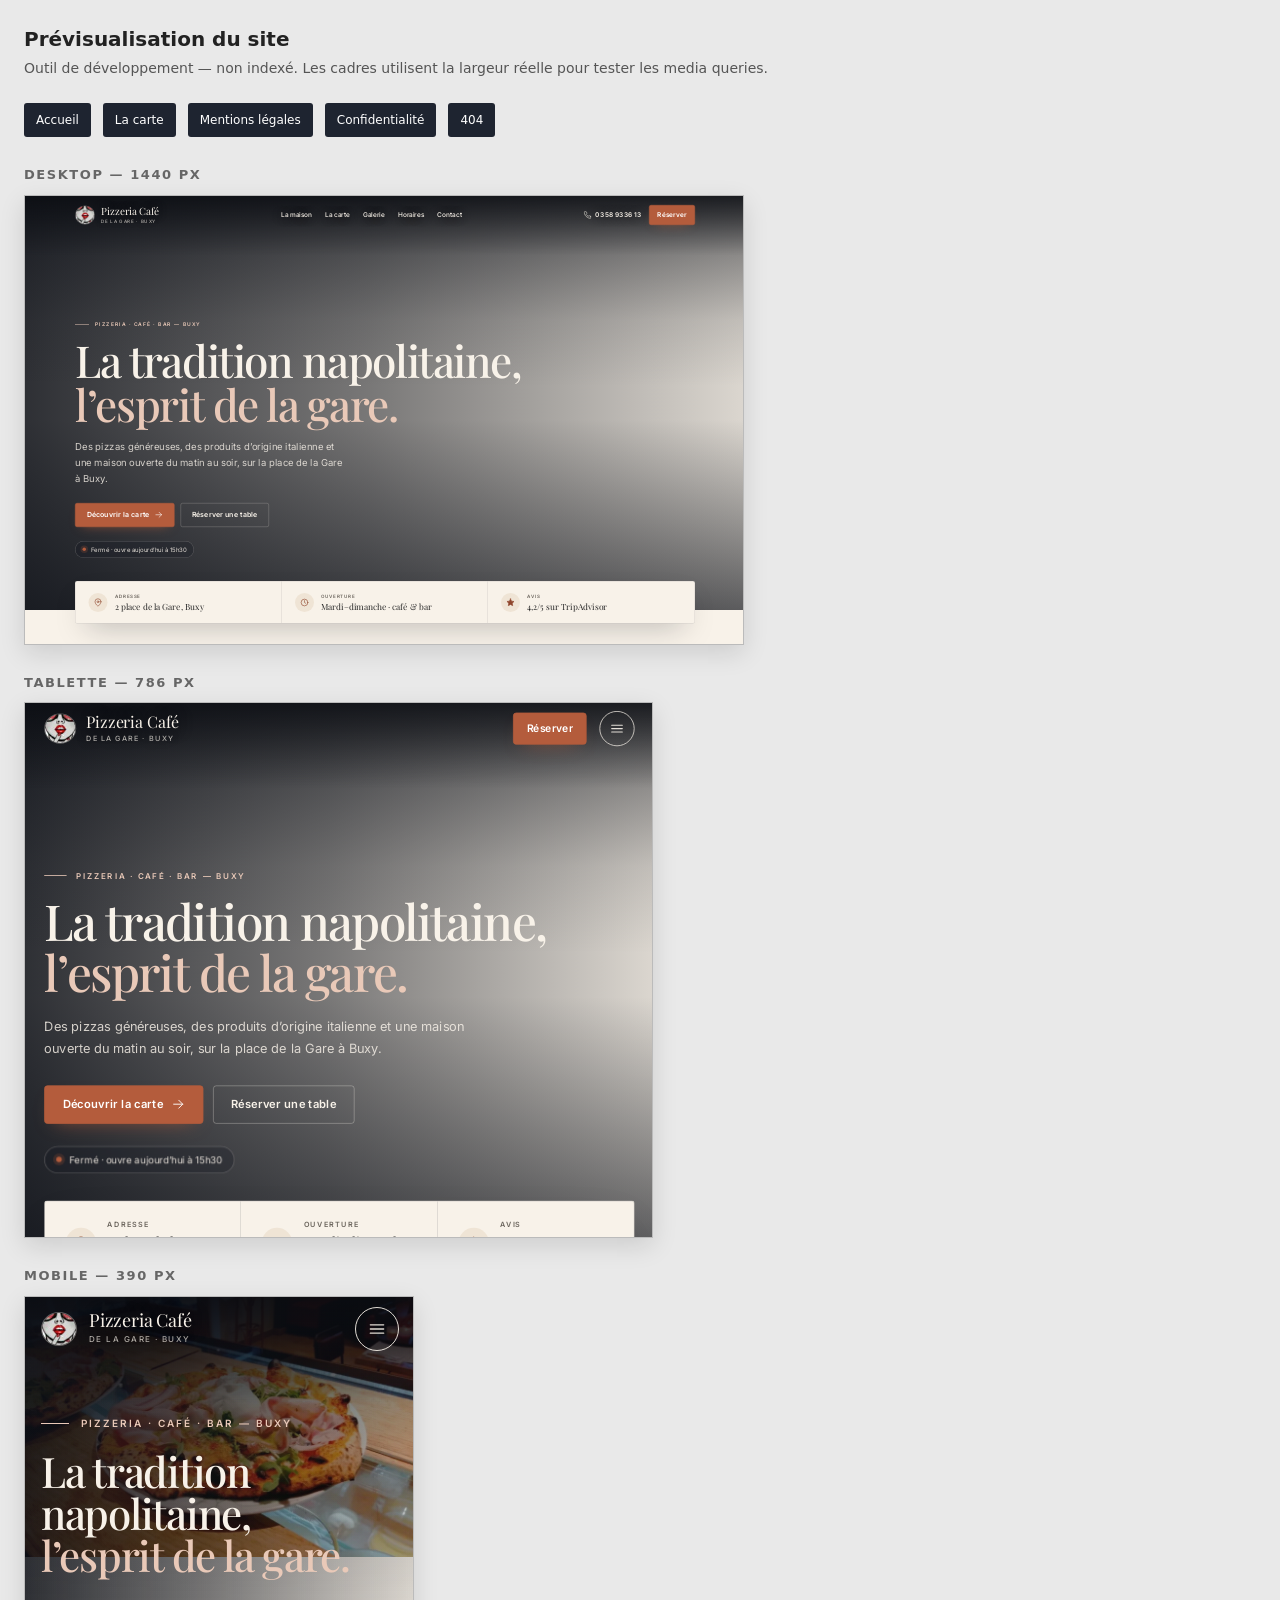
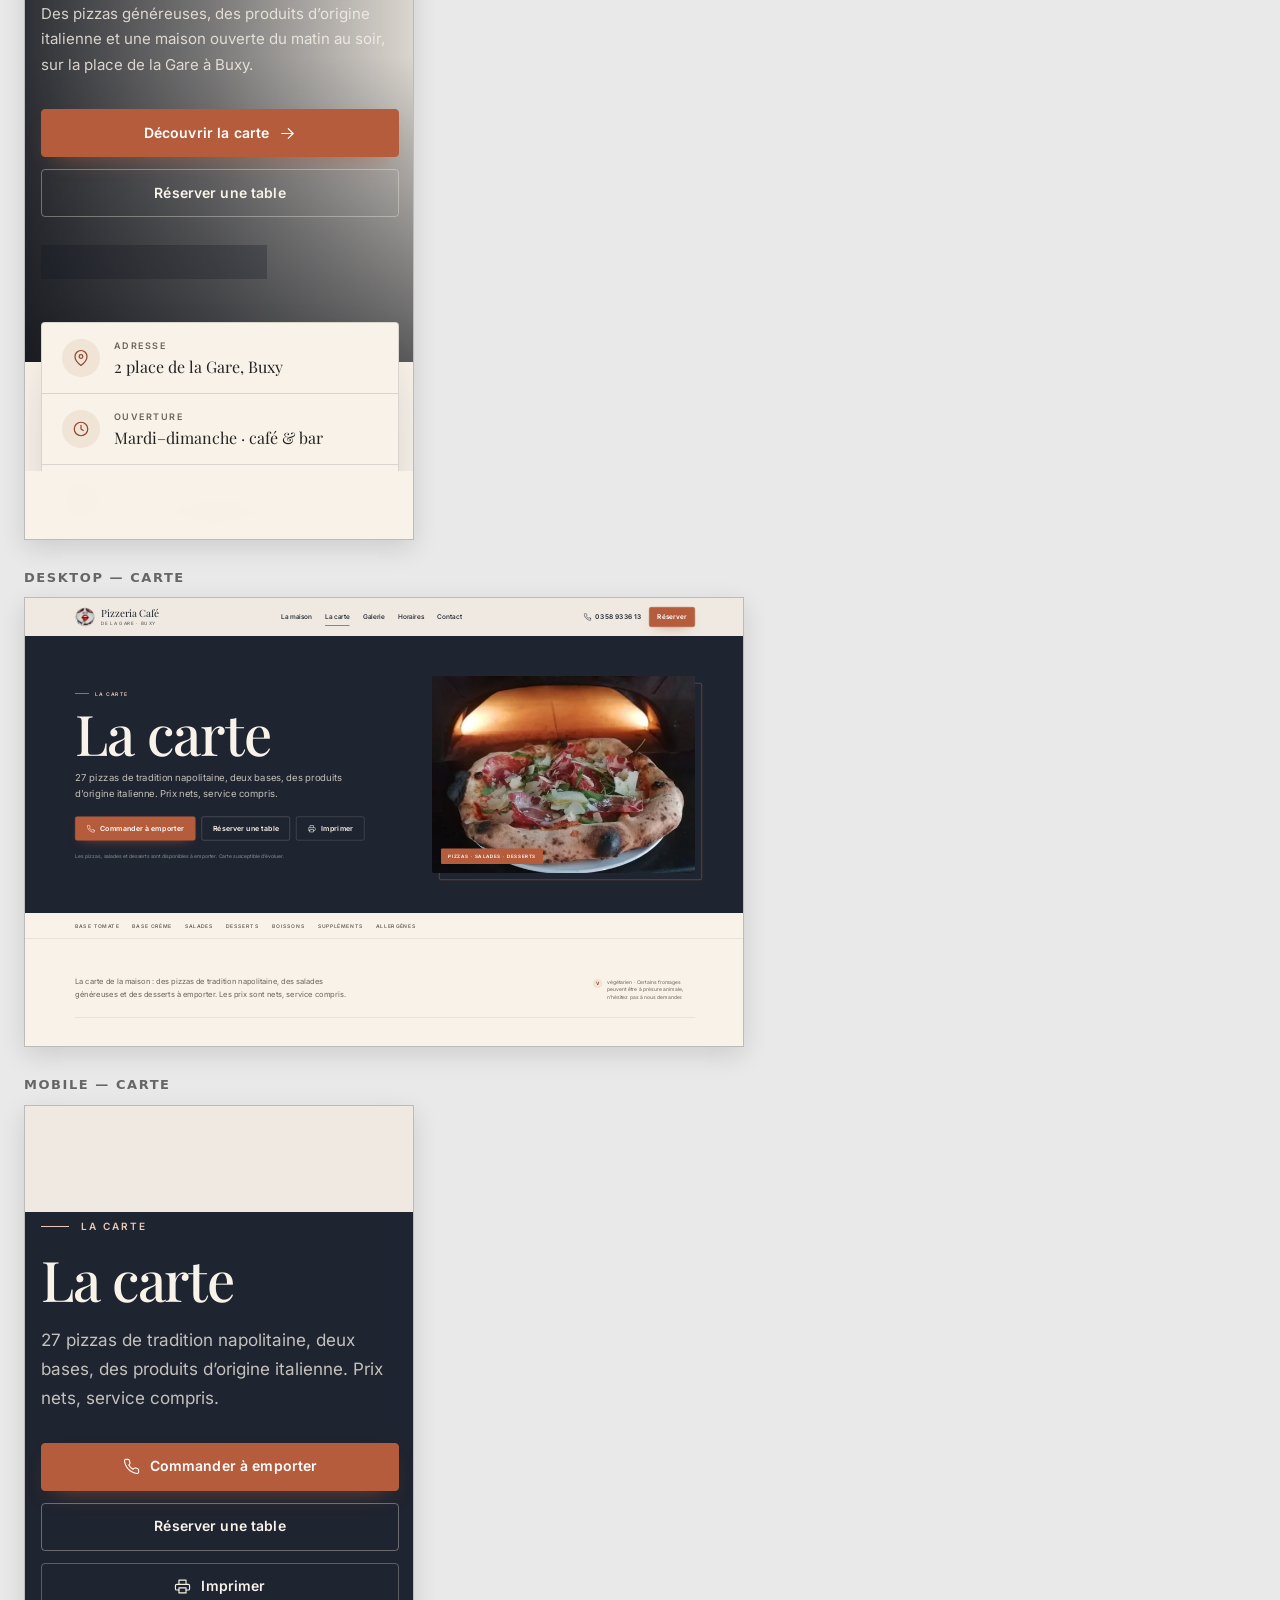
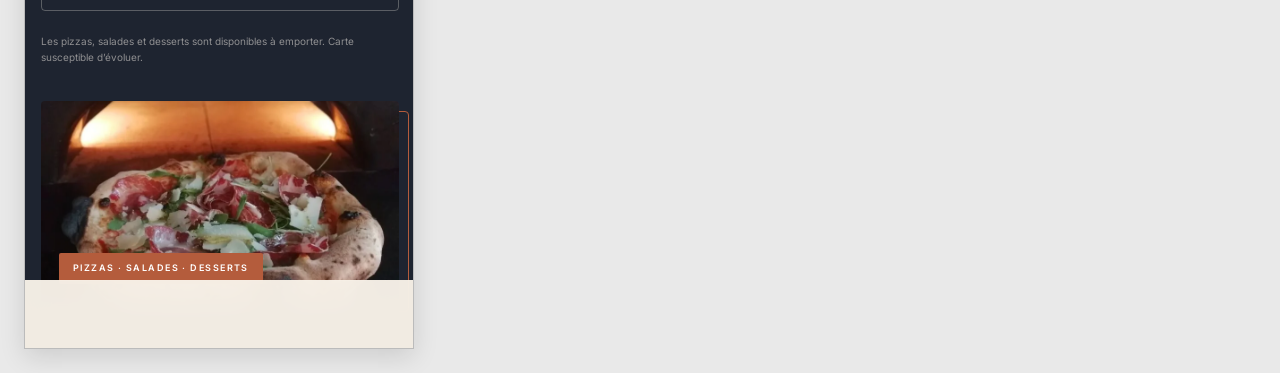
<file: tools/preview.html>
<!doctype html>
<html lang="fr">
<head>
  <meta charset="utf-8">
  <meta name="viewport" content="width=device-width, initial-scale=1">
  <meta name="robots" content="noindex,nofollow">
  <title>Prévisualisation — Pizzeria Café de la Gare</title>
  <style>
    :root { color-scheme: light; }
    * { box-sizing: border-box; }
    body { margin: 0; padding: 24px; background: #e9e9e9; color: #222; font: 14px/1.5 system-ui, sans-serif; }
    h1 { font-size: 20px; margin: 0 0 4px; }
    p { margin: 0 0 24px; color: #555; }
    h2 { font-size: 13px; text-transform: uppercase; letter-spacing: .12em; margin: 28px 0 10px; color: #666; }
    .frame { overflow: hidden; border: 1px solid #bbb; background: #fff; box-shadow: 0 8px 24px rgba(0,0,0,.12); }
    .frame iframe { display: block; border: 0; transform-origin: top left; background: #fff; }
    .frame--desktop { width: 720px; height: 450px; }
    .frame--desktop iframe { width: 1440px; height: 900px; transform: scale(.5); }
    .frame--tablet { width: 629px; height: 536px; }
    .frame--tablet iframe { width: 786px; height: 670px; transform: scale(.8); }
    .frame--mobile { width: 390px; height: 844px; }
    .frame--mobile iframe { width: 390px; height: 844px; }
    .links { display: flex; flex-wrap: wrap; gap: 12px; margin: 20px 0; }
    .links a { padding: 8px 12px; background: #1e2430; color: #fff; text-decoration: none; border-radius: 3px; font-size: 12px; }
    @media (max-width: 780px) {
      .frame--desktop, .frame--tablet { width: 100%; height: auto; }
      .frame--desktop iframe, .frame--tablet iframe { width: 100%; height: 640px; transform: none; }
    }
  </style>
</head>
<body>
  <h1>Prévisualisation du site</h1>
  <p>Outil de développement — non indexé. Les cadres utilisent la largeur réelle pour tester les media queries.</p>

  <div class="links">
    <a href="../index.html" target="_blank" rel="noopener">Accueil</a>
    <a href="../menu.html" target="_blank" rel="noopener">La carte</a>
    <a href="../mentions-legales.html" target="_blank" rel="noopener">Mentions légales</a>
    <a href="../confidentialite.html" target="_blank" rel="noopener">Confidentialité</a>
    <a href="../404.html" target="_blank" rel="noopener">404</a>
  </div>

  <h2>Desktop — 1440 px</h2>
  <div class="frame frame--desktop">
    <iframe src="../index.html" title="Aperçu desktop de l’accueil"></iframe>
  </div>

  <h2>Tablette — 786 px</h2>
  <div class="frame frame--tablet">
    <iframe src="../index.html" title="Aperçu tablette de l’accueil"></iframe>
  </div>

  <h2>Mobile — 390 px</h2>
  <div class="frame frame--mobile">
    <iframe src="../index.html" title="Aperçu mobile de l’accueil"></iframe>
  </div>

  <h2>Desktop — carte</h2>
  <div class="frame frame--desktop">
    <iframe src="../menu.html" title="Aperçu desktop de la carte"></iframe>
  </div>

  <h2>Mobile — carte</h2>
  <div class="frame frame--mobile">
    <iframe src="../menu.html" title="Aperçu mobile de la carte"></iframe>
  </div>
</body>
</html>
</file>
<file: assets/css/styles.css>
/* ==========================================================================
   Pizzeria Café de la Gare — feuille de style principale
   Design : chaleureux, éditorial, inspiré des cartes de restaurant.
   ========================================================================== */

/* --------------------------------------------------------------------------
   1. Polices auto-hébergées
   -------------------------------------------------------------------------- */
@font-face {
  font-family: "Playfair Display";
  src: url("../fonts/playfair-latin.woff2") format("woff2");
  font-weight: 400 900;
  font-style: normal;
  font-display: swap;
  unicode-range: U+0000-00FF, U+0131, U+0152-0153, U+02BB-02BC, U+02C6, U+02DA, U+02DC, U+0304, U+0308, U+0329, U+2000-206F, U+20AC, U+2122, U+2191, U+2193, U+2212, U+2215, U+FEFF, U+FFFD;
}
@font-face {
  font-family: "Playfair Display";
  src: url("../fonts/playfair-latin-ext.woff2") format("woff2");
  font-weight: 400 900;
  font-style: normal;
  font-display: swap;
  unicode-range: U+0100-02BA, U+02BD-02C5, U+02C7-02CC, U+02CE-02D7, U+02DD-02FF, U+0304, U+0308, U+0329, U+1D00-1DBF, U+1E00-1E9F, U+1EF2-1EFF, U+2020, U+20A0-20AB, U+20AD-20C4, U+2113, U+2C60-2C7F, U+A720-A7FF;
}
@font-face {
  font-family: "Inter";
  src: url("../fonts/inter-latin.woff2") format("woff2");
  font-weight: 100 900;
  font-style: normal;
  font-display: swap;
  unicode-range: U+0000-00FF, U+0131, U+0152-0153, U+02BB-02BC, U+02C6, U+02DA, U+02DC, U+0304, U+0308, U+0329, U+2000-206F, U+20AC, U+2122, U+2191, U+2193, U+2212, U+2215, U+FEFF, U+FFFD;
}
@font-face {
  font-family: "Inter";
  src: url("../fonts/inter-latin-ext.woff2") format("woff2");
  font-weight: 100 900;
  font-style: normal;
  font-display: swap;
  unicode-range: U+0100-02BA, U+02BD-02C5, U+02C7-02CC, U+02CE-02D7, U+02DD-02FF, U+0304, U+0308, U+0329, U+1D00-1DBF, U+1E00-1E9F, U+1EF2-1EFF, U+2020, U+20A0-20AB, U+20AD-20C4, U+2113, U+2C60-2C7F, U+A720-A7FF;
}

/* --------------------------------------------------------------------------
   2. Variables & reset
   -------------------------------------------------------------------------- */
:root {
  --cream: #f8f2e9;
  --cream-2: #efe4d5;
  --sand: #dfccb8;
  --navy: #1e2430;
  --navy-2: #2a3242;
  --ink: #242424;
  --muted: #6b655d;
  --terracotta: #b45c3c;
  --terracotta-dark: #8f452c;
  --terracotta-soft: #e9c9b8;
  --olive: #5f6b47;
  --line: rgba(30, 36, 48, 0.14);
  --line-light: rgba(248, 242, 233, 0.18);
  --shadow: 0 24px 60px -24px rgba(20, 24, 32, 0.35);
  --radius: 4px;
  --header-h: 76px;
  --container: 1240px;
  --font-display: "Playfair Display", Georgia, "Times New Roman", serif;
  --font-body: "Inter", system-ui, -apple-system, "Segoe UI", Roboto, sans-serif;
}

*,
*::before,
*::after {
  box-sizing: border-box;
}

html {
  -webkit-text-size-adjust: 100%;
  scroll-behavior: smooth;
}

body {
  margin: 0;
  background: var(--cream);
  color: var(--ink);
  font-family: var(--font-body);
  font-size: 16px;
  line-height: 1.65;
  font-weight: 400;
  overflow-x: hidden;
  -webkit-font-smoothing: antialiased;
  text-rendering: optimizeLegibility;
}

body.nav-open,
body.modal-open {
  overflow: hidden;
}

img,
picture,
svg {
  display: block;
  max-width: 100%;
}

img {
  height: auto;
}

button,
input,
select,
textarea {
  font: inherit;
  color: inherit;
}

button {
  cursor: pointer;
}

a {
  color: inherit;
}

h1,
h2,
h3,
h4,
p,
figure,
blockquote {
  margin: 0;
}

h1,
h2,
h3,
h4 {
  font-family: var(--font-display);
  font-weight: 500;
  line-height: 1.05;
  letter-spacing: -0.02em;
  text-wrap: balance;
}

p {
  text-wrap: pretty;
}

ul,
ol {
  margin: 0;
  padding: 0;
  list-style: none;
}

::selection {
  background: var(--terracotta);
  color: #fff;
}

:focus-visible {
  outline: 2px solid var(--terracotta);
  outline-offset: 3px;
  border-radius: 2px;
}

/* --------------------------------------------------------------------------
   3. Utilitaires
   -------------------------------------------------------------------------- */
.container {
  width: min(100% - 48px, var(--container));
  margin-inline: auto;
}

.section {
  padding: clamp(64px, 8vw, 120px) 0;
}

.sprite {
  position: absolute;
  width: 0;
  height: 0;
  overflow: hidden;
}

.icon {
  width: 18px;
  height: 18px;
  flex: none;
  fill: none;
  stroke: currentColor;
  stroke-width: 1.6;
  stroke-linecap: round;
  stroke-linejoin: round;
}

.icon--star {
  fill: currentColor;
  stroke: none;
}

.icon--fill {
  fill: currentColor;
  stroke: none;
}

.skip-link {
  position: fixed;
  top: 12px;
  left: 12px;
  z-index: 200;
  padding: 12px 18px;
  background: var(--navy);
  color: var(--cream);
  font-size: 13px;
  font-weight: 600;
  text-decoration: none;
  border-radius: var(--radius);
  transform: translateY(-160%);
  transition: transform 0.2s ease;
}

.skip-link:focus {
  transform: translateY(0);
}

.sr-only {
  position: absolute;
  width: 1px;
  height: 1px;
  padding: 0;
  margin: -1px;
  overflow: hidden;
  clip: rect(0, 0, 0, 0);
  white-space: nowrap;
  border: 0;
}

.eyebrow {
  display: flex;
  align-items: center;
  gap: 12px;
  margin-bottom: 18px;
  color: var(--terracotta-dark);
  font-size: 10px;
  font-weight: 600;
  letter-spacing: 0.2em;
  text-transform: uppercase;
}

.eyebrow::before {
  content: "";
  width: 28px;
  height: 1px;
  background: currentColor;
  flex: none;
}

.eyebrow--light {
  color: var(--terracotta-soft);
}

.lead {
  max-width: 60ch;
  color: var(--muted);
  font-size: clamp(17px, 1.45vw, 19px);
  line-height: 1.7;
}

.section-head {
  display: flex;
  align-items: flex-end;
  justify-content: space-between;
  gap: 48px;
  margin-bottom: clamp(36px, 5vw, 58px);
}

.section-head h2 {
  font-size: clamp(34px, 4.4vw, 56px);
}

.section-head__aside {
  max-width: 370px;
  color: var(--muted);
  font-size: 14px;
  line-height: 1.7;
}

.actions {
  display: flex;
  flex-wrap: wrap;
  align-items: center;
  gap: 12px;
}

.text-link {
  display: inline-flex;
  align-items: center;
  gap: 8px;
  color: var(--terracotta-dark);
  font-size: 13px;
  font-weight: 600;
  letter-spacing: 0.01em;
  text-decoration: none;
  border-bottom: 1px solid rgba(143, 69, 44, 0.3);
  padding-bottom: 2px;
  transition: color 0.2s ease, border-color 0.2s ease;
}

.text-link .icon {
  width: 15px;
  height: 15px;
  transition: transform 0.2s ease;
}

.text-link:hover {
  color: var(--terracotta);
  border-color: var(--terracotta);
}

.text-link:hover .icon {
  transform: translate(2px, -2px);
}

.text-link--light {
  color: var(--terracotta-soft);
  border-color: rgba(233, 201, 184, 0.35);
}

.text-link--light:hover {
  color: #fff;
  border-color: #fff;
}

.badge {
  display: inline-flex;
  align-items: center;
  justify-content: center;
  min-width: 18px;
  height: 18px;
  padding: 0 6px;
  border-radius: 999px;
  background: var(--cream-2);
  color: var(--terracotta-dark);
  font-family: var(--font-body);
  font-size: 9px;
  font-weight: 700;
  letter-spacing: 0.04em;
  line-height: 1;
  vertical-align: middle;
}

/* --------------------------------------------------------------------------
   4. Boutons
   -------------------------------------------------------------------------- */
.btn {
  display: inline-flex;
  align-items: center;
  justify-content: center;
  gap: 10px;
  min-height: 48px;
  padding: 0 22px;
  border: 1px solid transparent;
  border-radius: var(--radius);
  background: transparent;
  color: var(--navy);
  font-family: var(--font-body);
  font-size: 14px;
  font-weight: 600;
  line-height: 1.2;
  letter-spacing: 0.01em;
  text-decoration: none;
  text-align: center;
  cursor: pointer;
  transition: background-color 0.2s ease, border-color 0.2s ease, color 0.2s ease, transform 0.2s ease, box-shadow 0.2s ease;
}

.btn:hover {
  transform: translateY(-2px);
}

.btn:active {
  transform: translateY(0);
}

.btn .icon {
  width: 17px;
  height: 17px;
}

.btn--primary {
  background: var(--terracotta);
  border-color: var(--terracotta);
  color: #fff;
  box-shadow: 0 10px 24px -14px rgba(180, 92, 60, 0.8);
}

.btn--primary:hover {
  background: var(--terracotta-dark);
  border-color: var(--terracotta-dark);
  box-shadow: 0 14px 28px -14px rgba(143, 69, 44, 0.85);
}

.btn--dark {
  background: var(--navy);
  border-color: var(--navy);
  color: var(--cream);
}

.btn--dark:hover {
  background: var(--navy-2);
  border-color: var(--navy-2);
}

.btn--outline {
  border-color: var(--line);
  color: var(--navy);
}

.btn--outline:hover {
  border-color: var(--navy);
  background: rgba(30, 36, 48, 0.04);
}

.btn--ghost {
  border-color: rgba(248, 242, 233, 0.35);
  color: var(--cream);
}

.btn--ghost:hover {
  border-color: var(--cream);
  background: rgba(248, 242, 233, 0.08);
}

.btn--sm {
  min-height: 40px;
  padding: 0 16px;
  font-size: 13px;
}

.btn--lg {
  min-height: 56px;
  padding: 0 30px;
  font-size: 15px;
}

.btn--full {
  width: 100%;
}

.btn--print {
  border-color: rgba(248, 242, 233, 0.28);
}

/* --------------------------------------------------------------------------
   5. En-tête
   -------------------------------------------------------------------------- */
.site-header {
  position: fixed;
  top: 0;
  left: 0;
  right: 0;
  z-index: 60;
  color: var(--cream);
  transition: background-color 0.3s ease, color 0.3s ease, box-shadow 0.3s ease;
}

.site-header::before {
  content: "";
  position: absolute;
  inset: 0 0 -42px;
  z-index: -1;
  background: linear-gradient(180deg, rgba(10, 12, 17, 0.78), rgba(10, 12, 17, 0.28) 62%, transparent);
  transition: opacity 0.3s ease;
  pointer-events: none;
}

.site-header:not(.is-scrolled):not(.site-header--solid) .brand__name,
.site-header:not(.is-scrolled):not(.site-header--solid) .brand__sub,
.site-header:not(.is-scrolled):not(.site-header--solid) .nav a,
.site-header:not(.is-scrolled):not(.site-header--solid) .header__phone {
  text-shadow: 0 1px 18px rgba(0, 0, 0, 0.55);
}

.site-header.is-scrolled,
.site-header--solid {
  background: rgba(248, 242, 233, 0.96);
  color: var(--navy);
  box-shadow: 0 1px 0 var(--line);
  -webkit-backdrop-filter: blur(14px);
  backdrop-filter: blur(14px);
}

.site-header.is-scrolled::before,
.site-header--solid::before {
  opacity: 0;
}

.header__inner {
  display: flex;
  align-items: center;
  justify-content: space-between;
  gap: 24px;
  height: var(--header-h);
}

.brand {
  display: inline-flex;
  align-items: center;
  gap: 12px;
  text-decoration: none;
  flex: none;
}

.brand__logo {
  width: 40px;
  height: 38px;
  border-radius: 50%;
  object-fit: cover;
  border: 1px solid rgba(248, 242, 233, 0.35);
  transition: border-color 0.3s ease;
}

.is-scrolled .brand__logo,
.site-header--solid .brand__logo {
  border-color: var(--line);
}

.brand__name {
  display: block;
  font-family: var(--font-display);
  font-size: 20px;
  line-height: 1;
  letter-spacing: -0.01em;
}

.brand__sub {
  display: block;
  margin-top: 4px;
  font-size: 9px;
  font-weight: 500;
  letter-spacing: 0.18em;
  text-transform: uppercase;
  opacity: 0.68;
}

.nav {
  display: flex;
  align-items: center;
  gap: 26px;
}

.nav a {
  position: relative;
  padding: 6px 0;
  font-size: 13px;
  font-weight: 500;
  text-decoration: none;
  white-space: nowrap;
}

.nav a::after {
  content: "";
  position: absolute;
  left: 0;
  right: 0;
  bottom: 0;
  height: 1px;
  background: currentColor;
  transform: scaleX(0);
  transform-origin: left;
  transition: transform 0.25s ease;
}

.nav a:hover::after,
.nav a[aria-current="page"]::after {
  transform: scaleX(1);
}

.header__actions {
  display: flex;
  align-items: center;
  gap: 16px;
  flex: none;
}

.header__phone {
  display: inline-flex;
  align-items: center;
  gap: 8px;
  font-size: 13px;
  font-weight: 600;
  text-decoration: none;
  white-space: nowrap;
}

.header__phone .icon {
  width: 16px;
  height: 16px;
}

.nav-toggle {
  display: none;
  align-items: center;
  justify-content: center;
  width: 44px;
  height: 44px;
  padding: 0;
  border: 1px solid currentColor;
  border-radius: 50%;
  background: transparent;
  color: inherit;
  opacity: 0.9;
  transition: background-color 0.2s ease, opacity 0.2s ease;
}

.nav-toggle:hover {
  opacity: 1;
  background: rgba(248, 242, 233, 0.1);
}

.is-scrolled .nav-toggle:hover {
  background: rgba(30, 36, 48, 0.06);
}

.nav-toggle .icon {
  width: 20px;
  height: 20px;
}

/* Menu mobile */
.mobile-nav {
  position: fixed;
  inset: 0;
  z-index: 100;
  display: flex;
  flex-direction: column;
  gap: 30px;
  width: 100%;
  max-width: none;
  height: 100%;
  max-height: none;
  margin: 0;
  padding: max(20px, env(safe-area-inset-top)) 24px max(24px, env(safe-area-inset-bottom));
  border: 0;
  background: var(--cream);
  color: var(--navy);
  overflow-y: auto;
}

.mobile-nav:not([open]) {
  display: none;
}

.mobile-nav::backdrop {
  background: rgba(10, 12, 17, 0.55);
  -webkit-backdrop-filter: blur(4px);
  backdrop-filter: blur(4px);
}

.mobile-nav__top {
  display: flex;
  align-items: center;
  justify-content: space-between;
  gap: 20px;
}

.mobile-nav__brand {
  font-family: var(--font-display);
  font-size: 19px;
  line-height: 1.1;
}

.icon-btn {
  display: inline-flex;
  align-items: center;
  justify-content: center;
  width: 44px;
  height: 44px;
  padding: 0;
  border: 1px solid currentColor;
  border-radius: 50%;
  background: transparent;
  color: inherit;
  opacity: 0.8;
  transition: opacity 0.2s ease, background-color 0.2s ease;
}

.icon-btn:hover {
  opacity: 1;
  background: rgba(30, 36, 48, 0.06);
}

.mobile-nav__links {
  display: flex;
  flex-direction: column;
}

.mobile-nav__links a {
  display: flex;
  align-items: baseline;
  gap: 16px;
  padding: 16px 0;
  border-bottom: 1px solid var(--line);
  font-family: var(--font-display);
  font-size: clamp(26px, 7vw, 36px);
  line-height: 1.1;
  text-decoration: none;
  transition: color 0.2s ease;
}

.mobile-nav__links a:first-child {
  border-top: 1px solid var(--line);
}

.mobile-nav__links a:hover,
.mobile-nav__links a[aria-current="page"] {
  color: var(--terracotta-dark);
}

.mobile-nav__links span {
  width: 24px;
  flex: none;
  color: var(--terracotta-dark);
  font-family: var(--font-body);
  font-size: 9px;
  font-weight: 600;
  letter-spacing: 0.14em;
}

.mobile-nav__contact {
  margin-top: auto;
  padding-top: 24px;
  border-top: 1px solid var(--line);
}

.mobile-nav__contact .btn {
  width: 100%;
}

.mobile-nav__contact > p {
  margin: 16px 0;
  color: var(--muted);
  font-size: 12px;
}

.socials {
  display: flex;
  align-items: center;
  flex-wrap: wrap;
  gap: 16px;
}

.socials a {
  display: inline-flex;
  align-items: center;
  gap: 7px;
  color: inherit;
  font-size: 11px;
  font-weight: 500;
  text-decoration: none;
  opacity: 0.7;
  transition: opacity 0.2s ease, color 0.2s ease;
}

.socials a:hover {
  opacity: 1;
  color: var(--terracotta-dark);
}

.socials .icon {
  width: 18px;
  height: 18px;
}

/* --------------------------------------------------------------------------
   6. Hero
   -------------------------------------------------------------------------- */
.hero {
  position: relative;
  display: flex;
  align-items: flex-end;
  min-height: 720px;
  min-height: max(720px, 92svh);
  padding: calc(var(--header-h) + 72px) 0 104px;
  overflow: hidden;
  color: var(--cream);
  isolation: isolate;
}

.hero__media {
  position: absolute;
  inset: 0;
  z-index: -2;
}

.hero__media img {
  width: 100%;
  height: 100%;
  object-fit: cover;
  object-position: center 45%;
}

.hero__overlay {
  position: absolute;
  inset: 0;
  z-index: -1;
  background:
    linear-gradient(180deg, rgba(13, 16, 23, 0.62), rgba(13, 16, 23, 0.12) 30%, transparent 46%),
    linear-gradient(90deg, rgba(13, 16, 23, 0.86) 0%, rgba(13, 16, 23, 0.54) 48%, rgba(13, 16, 23, 0.12) 100%),
    linear-gradient(0deg, rgba(13, 16, 23, 0.62), transparent 46%);
}

.hero__content {
  position: relative;
  width: min(100% - 48px, var(--container));
}

.hero h1 {
  max-width: 900px;
  font-size: clamp(46px, 6.2vw, 88px);
  line-height: 1.01;
  letter-spacing: -0.03em;
}

.hero h1 span {
  color: var(--terracotta-soft);
}

.hero__lead {
  max-width: 560px;
  margin: 24px 0 32px;
  color: rgba(248, 242, 233, 0.82);
  font-size: clamp(16px, 1.4vw, 19px);
  line-height: 1.7;
}

.hero__actions {
  display: flex;
  flex-wrap: wrap;
  gap: 12px;
}

.status {
  display: inline-flex;
  align-items: center;
  gap: 9px;
  margin-top: 28px;
  padding: 9px 14px;
  border: 1px solid rgba(248, 242, 233, 0.24);
  border-radius: 999px;
  background: rgba(20, 24, 32, 0.28);
  -webkit-backdrop-filter: blur(8px);
  backdrop-filter: blur(8px);
  color: rgba(248, 242, 233, 0.9);
  font-size: 12px;
  line-height: 1.2;
}

.status__dot {
  width: 7px;
  height: 7px;
  flex: none;
  border-radius: 50%;
  background: #7fb069;
  box-shadow: 0 0 0 4px rgba(127, 176, 105, 0.18);
}

.status--closed .status__dot {
  background: var(--terracotta);
  box-shadow: 0 0 0 4px rgba(180, 92, 60, 0.2);
}

/* Bandeau d'infos rapides */
.quick-info-wrap {
  position: relative;
  z-index: 5;
  margin-top: -58px;
}

.quick-info {
  display: grid;
  grid-template-columns: repeat(3, 1fr);
  background: var(--cream);
  border: 1px solid var(--line);
  border-radius: var(--radius);
  box-shadow: var(--shadow);
}

.quick-info__item {
  display: flex;
  align-items: center;
  gap: 14px;
  padding: 22px 26px;
  border-right: 1px solid var(--line);
  text-decoration: none;
  transition: background-color 0.2s ease;
}

.quick-info__item:last-child {
  border-right: 0;
}

.quick-info__item:hover {
  background: var(--cream-2);
}

.quick-info__icon {
  display: grid;
  place-items: center;
  width: 38px;
  height: 38px;
  flex: none;
  border-radius: 50%;
  background: var(--cream-2);
  color: var(--terracotta-dark);
}

.quick-info__label {
  display: block;
  color: var(--muted);
  font-size: 9px;
  font-weight: 600;
  letter-spacing: 0.16em;
  text-transform: uppercase;
}

.quick-info__value {
  display: block;
  margin-top: 3px;
  font-family: var(--font-display);
  font-size: 17px;
  line-height: 1.25;
}

/* --------------------------------------------------------------------------
   7. La maison
   -------------------------------------------------------------------------- */
.about__grid {
  display: grid;
  grid-template-columns: 1.02fr 0.98fr;
  gap: clamp(44px, 6vw, 84px);
  align-items: center;
}

.about__media {
  position: relative;
  isolation: isolate;
}

.about__media::before {
  content: "";
  position: absolute;
  inset: 18px -18px -18px 18px;
  z-index: -1;
  border: 1px solid var(--terracotta);
  border-radius: var(--radius);
  pointer-events: none;
}

.about__media img {
  width: 100%;
  aspect-ratio: 3 / 4;
  object-fit: cover;
  border-radius: var(--radius);
}

.about__badge {
  position: absolute;
  right: -18px;
  bottom: 28px;
  padding: 12px 16px;
  border-radius: 2px;
  background: var(--navy);
  color: var(--cream);
  font-size: 9px;
  font-weight: 600;
  letter-spacing: 0.14em;
  text-transform: uppercase;
  box-shadow: var(--shadow);
}

.about__body h2 {
  font-size: clamp(36px, 4.6vw, 58px);
  margin-bottom: 22px;
}

.about__body > p:not(.lead) {
  color: var(--muted);
  font-size: 15px;
  line-height: 1.75;
}

.check-list {
  display: grid;
  gap: 10px;
  margin: 26px 0;
}

.check-list li {
  display: flex;
  align-items: center;
  gap: 10px;
  color: var(--ink);
  font-size: 14px;
}

.check-list .icon {
  width: 16px;
  height: 16px;
  color: var(--terracotta);
}

.quote {
  margin: 28px 0;
  padding-left: 20px;
  border-left: 2px solid var(--terracotta);
}

.quote p {
  font-family: var(--font-display);
  font-size: clamp(19px, 1.7vw, 23px);
  line-height: 1.45;
  color: var(--ink);
}

.quote cite {
  display: block;
  margin-top: 8px;
  color: var(--muted);
  font-size: 10px;
  font-style: normal;
  font-weight: 600;
  letter-spacing: 0.16em;
  text-transform: uppercase;
}

/* --------------------------------------------------------------------------
   8. Aperçu de la carte
   -------------------------------------------------------------------------- */
.menu-preview {
  position: relative;
  overflow: hidden;
  background: var(--navy);
  color: var(--cream);
}

.menu-preview::before {
  content: "";
  position: absolute;
  inset: 0;
  background-image: radial-gradient(rgba(248, 242, 233, 0.09) 1px, transparent 1px);
  background-size: 22px 22px;
  opacity: 0.5;
  pointer-events: none;
  mask-image: linear-gradient(90deg, #000, transparent 70%);
  -webkit-mask-image: linear-gradient(90deg, #000, transparent 70%);
}

.menu-preview__grid {
  position: relative;
  display: grid;
  grid-template-columns: 1fr 1fr;
  gap: clamp(40px, 6vw, 76px);
  align-items: center;
}

.menu-preview h2 {
  font-size: clamp(36px, 4.8vw, 60px);
}

.menu-preview .lead {
  color: rgba(248, 242, 233, 0.76);
}

.menu-preview__intro .actions {
  margin-top: 30px;
}

.menu-preview__note {
  max-width: 46ch;
  margin-top: 22px;
  color: rgba(248, 242, 233, 0.55);
  font-size: 11px;
  line-height: 1.6;
}

.menu-card {
  position: relative;
  padding: 38px 36px 28px;
  border-radius: var(--radius);
  background: var(--cream);
  color: var(--ink);
  box-shadow: var(--shadow);
}

.menu-card__stamp {
  position: absolute;
  top: -14px;
  right: 28px;
  padding: 6px 14px;
  border-radius: 2px;
  background: var(--terracotta);
  color: #fff;
  font-size: 9px;
  font-weight: 600;
  letter-spacing: 0.2em;
  text-transform: uppercase;
}

.menu-card__item {
  padding: 14px 0;
  border-bottom: 1px solid var(--line);
}

.menu-card__item:last-of-type {
  border-bottom: 0;
}

.menu-card__item p {
  margin-top: 4px;
  color: var(--muted);
  font-size: 12px;
  line-height: 1.55;
}

.menu-card__foot {
  margin-top: 16px;
  padding-top: 16px;
  border-top: 1px solid var(--line);
  color: var(--muted);
  font-size: 10px;
}

.menu-card__foot a {
  color: var(--terracotta-dark);
  text-underline-offset: 2px;
}

.menu-line {
  display: flex;
  align-items: baseline;
  gap: 10px;
}

.menu-line__name {
  min-width: 0;
  font-family: var(--font-display);
  font-size: 17px;
  font-weight: 500;
  line-height: 1.25;
}

.menu-line__dots {
  flex: 1;
  min-width: 16px;
  border-bottom: 1px dotted rgba(30, 36, 48, 0.3);
  transform: translateY(-4px);
}

.menu-line__price {
  flex: none;
  font-family: var(--font-display);
  font-size: 16px;
  font-variant-numeric: tabular-nums;
  white-space: nowrap;
}

/* --------------------------------------------------------------------------
   9. Galerie
   -------------------------------------------------------------------------- */
.gallery__grid {
  columns: 3;
  column-gap: 14px;
}

.gallery__item {
  position: relative;
  display: block;
  width: 100%;
  margin: 0 0 14px;
  padding: 0;
  border: 0;
  border-radius: var(--radius);
  background: var(--cream-2);
  overflow: hidden;
  break-inside: avoid;
  cursor: zoom-in;
}

.gallery__item img {
  width: 100%;
  height: auto;
  transition: transform 0.7s cubic-bezier(0.2, 0.7, 0.2, 1);
}

.gallery__item:hover img,
.gallery__item:focus-visible img {
  transform: scale(1.04);
}

.gallery__caption {
  position: absolute;
  left: 0;
  right: 0;
  bottom: 0;
  padding: 34px 14px 12px;
  background: linear-gradient(0deg, rgba(10, 12, 17, 0.78), transparent);
  color: var(--cream);
  font-size: 11px;
  font-weight: 500;
  letter-spacing: 0.02em;
  text-align: left;
  opacity: 0;
  transform: translateY(6px);
  transition: opacity 0.3s ease, transform 0.3s ease;
}

.gallery__item:hover .gallery__caption,
.gallery__item:focus-visible .gallery__caption {
  opacity: 1;
  transform: none;
}

@media (hover: none) {
  .gallery__caption {
    opacity: 1;
    transform: none;
  }
}

.gallery__foot {
  display: flex;
  align-items: center;
  justify-content: space-between;
  gap: 24px;
  margin-top: 28px;
}

.gallery__foot > span {
  color: var(--muted);
  font-size: 10px;
  letter-spacing: 0.04em;
}

/* --------------------------------------------------------------------------
   10. Avis
   -------------------------------------------------------------------------- */
.reviews {
  background: var(--cream-2);
}

.reviews__grid {
  display: grid;
  grid-template-columns: repeat(3, 1fr);
  gap: 18px;
}

.review-card {
  display: flex;
  flex-direction: column;
  gap: 10px;
  padding: 28px;
  border: 1px solid var(--line);
  border-radius: var(--radius);
  background: var(--cream);
}

.review-card__top {
  display: flex;
  align-items: center;
  justify-content: space-between;
  gap: 16px;
}

.review-card__source {
  color: var(--terracotta-dark);
  font-size: 10px;
  font-weight: 600;
  letter-spacing: 0.16em;
  text-transform: uppercase;
}

.review-card__top .icon {
  width: 17px;
  height: 17px;
  color: var(--terracotta);
}

.review-card__score {
  font-family: var(--font-display);
  font-size: 46px;
  line-height: 0.95;
  letter-spacing: -0.03em;
}

.review-card__score span {
  margin-left: 2px;
  color: var(--muted);
  font-size: 18px;
  letter-spacing: 0;
}

.review-card__score--word {
  font-size: 28px;
  line-height: 1.2;
}

.review-card__meta {
  color: var(--muted);
  font-size: 11px;
  letter-spacing: 0.02em;
}

.review-card__text {
  color: var(--muted);
  font-size: 13px;
  line-height: 1.65;
}

.review-card .text-link {
  margin-top: auto;
  padding-top: 8px;
  align-self: flex-start;
}

.reviews__note {
  margin-top: 20px;
  color: var(--muted);
  font-size: 10px;
}

/* --------------------------------------------------------------------------
   11. Horaires & contact
   -------------------------------------------------------------------------- */
.practical__grid {
  display: grid;
  grid-template-columns: 1.06fr 0.94fr;
  gap: clamp(40px, 6vw, 72px);
  align-items: start;
}

.practical__hours h2 {
  font-size: clamp(34px, 4.2vw, 52px);
  margin-bottom: 16px;
}

.hours-table {
  width: 100%;
  margin-top: 30px;
  border-collapse: collapse;
}

.hours-table th,
.hours-table td {
  padding: 13px 0;
  border-bottom: 1px solid var(--line);
  font-size: 13px;
  vertical-align: top;
}

.hours-table th {
  width: 34%;
  font-weight: 500;
  text-align: left;
}

.hours-table td {
  color: var(--muted);
  text-align: right;
  font-variant-numeric: tabular-nums;
}

.hours-table td small {
  display: block;
  margin-top: 3px;
  color: var(--muted);
  font-size: 10px;
  line-height: 1.45;
}

.hours-table__closed {
  color: var(--terracotta-dark) !important;
}

.hours-table tr.is-today th,
.hours-table tr.is-today td {
  color: var(--terracotta-dark);
  font-weight: 600;
}

.hours-table tr.is-today td small {
  color: var(--terracotta-dark);
  opacity: 0.75;
}

.hours-table tr.is-today th::after {
  content: "Aujourd’hui";
  display: inline-block;
  margin-left: 8px;
  padding: 2px 6px;
  border: 1px solid currentColor;
  border-radius: 999px;
  font-family: var(--font-body);
  font-size: 8px;
  font-weight: 600;
  letter-spacing: 0.1em;
  text-transform: uppercase;
  vertical-align: middle;
  white-space: nowrap;
}

.practical__note {
  margin-top: 18px;
  color: var(--muted);
  font-size: 10px;
  line-height: 1.6;
}

.contact-card {
  padding: clamp(28px, 4vw, 40px);
  border-radius: var(--radius);
  background: var(--navy);
  color: var(--cream);
  box-shadow: var(--shadow);
}

.contact-card h2 {
  margin-bottom: 22px;
  font-size: clamp(32px, 3.6vw, 44px);
  color: var(--cream);
}

.contact-card address {
  color: rgba(248, 242, 233, 0.78);
  font-size: 14px;
  font-style: normal;
  line-height: 1.75;
}

.contact-card address strong {
  color: var(--cream);
  font-weight: 500;
}

.contact-card__actions {
  display: flex;
  flex-wrap: wrap;
  gap: 10px;
  margin: 24px 0;
}

.contact-card__actions .btn {
  flex: 1;
  min-width: 0;
}

.contact-card__list {
  display: grid;
  gap: 9px;
  padding: 20px 0;
  border-top: 1px solid var(--line-light);
  border-bottom: 1px solid var(--line-light);
}

.contact-card__list li {
  display: flex;
  align-items: flex-start;
  gap: 9px;
  color: rgba(248, 242, 233, 0.72);
  font-size: 12px;
  line-height: 1.5;
}

.contact-card__list .icon {
  width: 14px;
  height: 14px;
  margin-top: 2px;
  color: var(--terracotta-soft);
}

.contact-card__mail {
  margin-top: 18px;
  font-size: 12px;
}

.contact-card__mail a {
  color: rgba(248, 242, 233, 0.72);
  text-underline-offset: 2px;
}

/* --------------------------------------------------------------------------
   12. Bandeau d'appel
   -------------------------------------------------------------------------- */
.call-band {
  padding: clamp(36px, 5vw, 56px) 0;
  background: var(--terracotta);
  color: #fff;
}

.call-band .eyebrow {
  color: #fff;
}

.call-band__inner {
  display: flex;
  align-items: center;
  justify-content: space-between;
  gap: 32px;
}

.call-band__title {
  font-family: var(--font-display);
  font-size: clamp(30px, 3.6vw, 44px);
  line-height: 1.1;
  letter-spacing: -0.02em;
}

.call-band__phone {
  display: inline-flex;
  align-items: center;
  gap: 14px;
  color: #fff;
  font-family: var(--font-display);
  font-size: clamp(30px, 3.2vw, 42px);
  line-height: 1;
  letter-spacing: -0.02em;
  text-decoration: none;
  white-space: nowrap;
  transition: opacity 0.2s ease;
}

.call-band__phone:hover {
  opacity: 0.82;
}

.call-band__phone .icon {
  width: 28px;
  height: 28px;
}

/* --------------------------------------------------------------------------
   13. Réservation
   -------------------------------------------------------------------------- */
.reservation__grid {
  display: grid;
  grid-template-columns: 0.9fr 1.1fr;
  gap: clamp(40px, 6vw, 76px);
  align-items: start;
}

.reservation__intro h2 {
  font-size: clamp(36px, 4.6vw, 58px);
  margin-bottom: 18px;
}

.reservation__phone {
  display: flex;
  align-items: center;
  justify-content: space-between;
  gap: 20px;
  margin: 30px 0 18px;
  padding: 18px 0;
  border-top: 1px solid var(--line);
  border-bottom: 1px solid var(--line);
  text-decoration: none;
  transition: color 0.2s ease;
}

.reservation__phone span {
  color: var(--muted);
  font-size: 10px;
  font-weight: 600;
  letter-spacing: 0.14em;
  text-transform: uppercase;
}

.reservation__phone strong {
  font-family: var(--font-display);
  font-size: clamp(22px, 2.4vw, 30px);
  font-weight: 500;
  letter-spacing: -0.02em;
  white-space: nowrap;
}

.reservation__phone:hover {
  color: var(--terracotta-dark);
}

.reservation__note {
  color: var(--muted);
  font-size: 11px;
  line-height: 1.6;
}

.reservation-card {
  padding: clamp(28px, 4vw, 40px);
  border-radius: var(--radius);
  background: var(--navy);
  color: var(--cream);
  box-shadow: var(--shadow);
}

.reservation-card__title {
  margin-bottom: 20px;
  font-family: var(--font-display);
  font-size: clamp(24px, 2.6vw, 32px);
  line-height: 1.2;
}

.reservation-card__list {
  display: grid;
  gap: 10px;
  padding: 20px 0;
  margin-bottom: 22px;
  border-top: 1px solid var(--line-light);
  border-bottom: 1px solid var(--line-light);
}

.reservation-card__list li {
  display: flex;
  align-items: flex-start;
  gap: 9px;
  color: rgba(248, 242, 233, 0.78);
  font-size: 13px;
  line-height: 1.5;
}

.reservation-card__list .icon {
  width: 15px;
  height: 15px;
  margin-top: 3px;
  color: var(--terracotta-soft);
}

.reservation-form {
  padding: clamp(24px, 3.4vw, 36px);
  border: 1px solid var(--line);
  border-radius: var(--radius);
  background: var(--cream-2);
}

.form-grid {
  display: grid;
  grid-template-columns: 1fr 1fr;
  gap: 16px;
}

.reservation-form label {
  display: flex;
  flex-direction: column;
  gap: 7px;
  color: var(--muted);
  font-size: 9px;
  font-weight: 600;
  letter-spacing: 0.14em;
  text-transform: uppercase;
}

.form-full {
  margin-top: 16px;
}

.reservation-form input,
.reservation-form select,
.reservation-form textarea {
  width: 100%;
  min-height: 48px;
  padding: 12px 14px;
  border: 1px solid var(--line);
  border-radius: 2px;
  background: var(--cream);
  color: var(--ink);
  font-family: var(--font-body);
  font-size: 14px;
  font-weight: 400;
  letter-spacing: 0;
  text-transform: none;
  transition: border-color 0.2s ease, box-shadow 0.2s ease;
}

.reservation-form textarea {
  min-height: 96px;
  resize: vertical;
}

.reservation-form input:focus,
.reservation-form select:focus,
.reservation-form textarea:focus {
  outline: none;
  border-color: var(--terracotta);
  box-shadow: 0 0 0 3px rgba(180, 92, 60, 0.14);
}

.reservation-form input:user-invalid,
.reservation-form select:user-invalid {
  border-color: #a33;
}

.reservation-form .btn {
  margin-top: 18px;
}

.form-note {
  margin-top: 12px;
  color: var(--muted);
  font-size: 10px;
  line-height: 1.6;
}

.form-note a {
  color: var(--terracotta-dark);
}

.form-status {
  min-height: 1.2em;
  margin-top: 10px;
  color: var(--terracotta-dark);
  font-size: 12px;
  line-height: 1.5;
}

.form-status.is-success {
  color: var(--olive);
}

/* --------------------------------------------------------------------------
   14. FAQ
   -------------------------------------------------------------------------- */
.faq {
  background: var(--cream);
}

.faq__grid {
  display: grid;
  grid-template-columns: 0.82fr 1.18fr;
  gap: clamp(40px, 6vw, 76px);
  align-items: start;
}

.faq__intro h2 {
  font-size: clamp(34px, 4.4vw, 54px);
  margin-bottom: 18px;
}

.faq__intro .text-link {
  margin-top: 20px;
}

.faq__list {
  border-top: 1px solid var(--line);
}

.faq details {
  border-bottom: 1px solid var(--line);
}

.faq summary {
  display: flex;
  align-items: baseline;
  justify-content: space-between;
  gap: 22px;
  padding: 20px 0;
  cursor: pointer;
  font-family: var(--font-display);
  font-size: clamp(18px, 1.8vw, 21px);
  line-height: 1.35;
  list-style: none;
  transition: color 0.2s ease;
}

.faq summary::-webkit-details-marker {
  display: none;
}

.faq summary::after {
  content: "+";
  flex: none;
  color: var(--terracotta);
  font-family: var(--font-body);
  font-size: 20px;
  font-weight: 300;
  line-height: 1;
  transition: transform 0.2s ease;
}

.faq details[open] summary {
  color: var(--terracotta-dark);
}

.faq details[open] summary::after {
  content: "−";
}

.faq summary:hover {
  color: var(--terracotta-dark);
}

.faq__answer,
.faq details > p {
  max-width: 68ch;
  padding: 0 0 22px;
  color: var(--muted);
  font-size: 14px;
  line-height: 1.75;
}

.faq details > p a {
  color: var(--terracotta-dark);
  text-underline-offset: 2px;
}

/* --------------------------------------------------------------------------
   15. Pied de page
   -------------------------------------------------------------------------- */
.site-footer {
  padding: clamp(52px, 7vw, 80px) 0 26px;
  border-top: 3px solid var(--terracotta);
  background: var(--navy);
  color: var(--cream);
}

.footer__grid {
  display: grid;
  grid-template-columns: 1.4fr 0.8fr 0.9fr 0.9fr;
  gap: 40px;
}

.brand--footer {
  margin-bottom: 18px;
}

.brand--footer .brand__logo {
  border-color: var(--line-light);
}

.footer__brand > p {
  max-width: 34ch;
  color: rgba(248, 242, 233, 0.62);
  font-size: 12px;
  line-height: 1.7;
}

.footer__brand .socials {
  margin-top: 20px;
  color: rgba(248, 242, 233, 0.75);
}

.footer__title {
  margin-bottom: 16px;
  color: var(--terracotta-soft);
  font-size: 9px;
  font-weight: 600;
  letter-spacing: 0.2em;
  text-transform: uppercase;
}

.footer__nav,
.footer__contact {
  display: flex;
  flex-direction: column;
  align-items: flex-start;
  gap: 9px;
}

.footer__nav a,
.footer__contact a,
.footer__contact p {
  color: rgba(248, 242, 233, 0.72);
  font-size: 12px;
  line-height: 1.5;
  text-decoration: none;
  transition: color 0.2s ease;
}

.footer__nav a:hover,
.footer__contact a:hover {
  color: var(--cream);
}

.footer__contact .text-link {
  margin-top: 4px;
}

.footer__bottom {
  display: flex;
  align-items: center;
  justify-content: space-between;
  gap: 24px;
  margin-top: 48px;
  padding-top: 22px;
  border-top: 1px solid var(--line-light);
  color: rgba(248, 242, 233, 0.62);
  font-size: 10px;
}

.footer__legal {
  display: flex;
  align-items: center;
  flex-wrap: wrap;
  gap: 8px;
}

.footer__legal a {
  color: inherit;
  text-decoration: none;
}

.footer__legal a:hover {
  color: var(--cream);
}

.footer__top {
  display: inline-flex;
  align-items: center;
  gap: 7px;
  color: rgba(248, 242, 233, 0.64);
  text-decoration: none;
  white-space: nowrap;
}

.footer__top:hover {
  color: var(--cream);
}

.footer__top .icon {
  width: 13px;
  height: 13px;
}

.footer__bottom--simple {
  margin-top: 0;
  padding-top: 0;
  border-top: 0;
}

.page-404 .site-footer {
  padding: 28px 0;
}

/* --------------------------------------------------------------------------
   16. Barre mobile
   -------------------------------------------------------------------------- */
.mobile-bar {
  position: fixed;
  left: 0;
  right: 0;
  bottom: 0;
  z-index: 80;
  display: none;
  gap: 10px;
  padding: 10px 16px calc(10px + env(safe-area-inset-bottom));
  border-top: 1px solid var(--line);
  background: rgba(248, 242, 233, 0.97);
  -webkit-backdrop-filter: blur(14px);
  backdrop-filter: blur(14px);
}

.mobile-bar .btn {
  flex: 1;
  min-height: 48px;
}

/* --------------------------------------------------------------------------
   17. Lightbox
   -------------------------------------------------------------------------- */
.lightbox {
  position: fixed;
  inset: 0;
  z-index: 120;
  width: 100%;
  max-width: none;
  height: 100%;
  max-height: none;
  margin: 0;
  padding: 0;
  border: 0;
  background: transparent;
  color: var(--cream);
}

.lightbox:not([open]) {
  display: none;
}

.lightbox::backdrop {
  background: rgba(10, 12, 17, 0.94);
  -webkit-backdrop-filter: blur(6px);
  backdrop-filter: blur(6px);
}

.lightbox__stage {
  position: relative;
  display: grid;
  place-items: center;
  height: 100%;
  padding: clamp(16px, 4vw, 56px);
}

.lightbox__figure {
  margin: 0;
  max-width: min(1100px, 92vw);
  text-align: center;
}

.lightbox__figure img {
  max-width: 100%;
  max-height: 76vh;
  width: auto;
  margin: 0 auto;
  border-radius: 2px;
  box-shadow: 0 30px 80px rgba(0, 0, 0, 0.45);
}

.lightbox__figure figcaption {
  display: flex;
  justify-content: center;
  align-items: center;
  gap: 14px;
  margin-top: 16px;
  color: rgba(248, 242, 233, 0.72);
  font-size: 11px;
  letter-spacing: 0.04em;
}

.lightbox__count {
  color: rgba(248, 242, 233, 0.4);
  font-variant-numeric: tabular-nums;
}

.lightbox__close {
  position: absolute;
  top: 20px;
  right: 20px;
  color: var(--cream);
  border-color: rgba(248, 242, 233, 0.3);
}

.lightbox__close:hover {
  background: rgba(248, 242, 233, 0.1);
}

.lightbox__nav {
  position: absolute;
  top: 50%;
  transform: translateY(-50%);
  display: inline-flex;
  align-items: center;
  justify-content: center;
  width: 48px;
  height: 48px;
  padding: 0;
  border: 1px solid rgba(248, 242, 233, 0.25);
  border-radius: 50%;
  background: rgba(20, 24, 32, 0.35);
  color: var(--cream);
  transition: background-color 0.2s ease, border-color 0.2s ease;
}

.lightbox__nav:hover {
  background: rgba(248, 242, 233, 0.12);
  border-color: rgba(248, 242, 233, 0.5);
}

.lightbox__nav--prev {
  left: 18px;
}

.lightbox__nav--next {
  right: 18px;
}

.lightbox__nav .icon {
  width: 20px;
  height: 20px;
}

/* --------------------------------------------------------------------------
   18. Page carte
   -------------------------------------------------------------------------- */
.page-hero--menu {
  padding: calc(var(--header-h) + clamp(48px, 6vw, 80px)) 0 clamp(48px, 6vw, 80px);
  background: var(--navy);
  color: var(--cream);
}

.page-hero__grid {
  display: grid;
  grid-template-columns: 1.1fr 0.9fr;
  gap: clamp(36px, 5vw, 72px);
  align-items: center;
}

.page-hero__content h1 {
  margin-bottom: 22px;
  font-size: clamp(64px, 8.5vw, 112px);
  line-height: 0.92;
}

.page-hero__content .lead {
  color: rgba(248, 242, 233, 0.76);
  max-width: 48ch;
}

.page-hero__content .actions {
  margin-top: 30px;
}

.page-hero__note {
  margin-top: 22px;
  color: rgba(248, 242, 233, 0.52);
  font-size: 10px;
  line-height: 1.6;
}

.page-hero__media {
  position: relative;
  isolation: isolate;
}

.page-hero__media img {
  width: 100%;
  aspect-ratio: 4 / 3;
  object-fit: cover;
  border-radius: var(--radius);
}

.page-hero__media::before {
  content: "";
  position: absolute;
  inset: 14px -14px -14px 14px;
  z-index: -1;
  border: 1px solid var(--terracotta);
  border-radius: var(--radius);
}

.page-hero__stamp {
  position: absolute;
  left: 18px;
  bottom: 18px;
  padding: 8px 14px;
  border-radius: 2px;
  background: var(--terracotta);
  color: #fff;
  font-size: 9px;
  font-weight: 600;
  letter-spacing: 0.16em;
  text-transform: uppercase;
}

.menu-nav {
  position: sticky;
  top: var(--header-h);
  z-index: 40;
  background: rgba(248, 242, 233, 0.96);
  border-bottom: 1px solid var(--line);
  -webkit-backdrop-filter: blur(12px);
  backdrop-filter: blur(12px);
}

.menu-nav__inner {
  display: flex;
  gap: 26px;
  padding: 2px 0;
  overflow-x: auto;
  scrollbar-width: none;
}

.menu-nav__inner::-webkit-scrollbar {
  display: none;
}

.menu-nav a {
  color: var(--muted);
  font-size: 10px;
  font-weight: 600;
  letter-spacing: 0.14em;
  text-decoration: none;
  text-transform: uppercase;
  white-space: nowrap;
  padding: 15px 0;
  transition: color 0.2s ease;
}

.menu-nav a:hover {
  color: var(--terracotta-dark);
}

.menu-nav a[aria-current] {
  color: var(--terracotta-dark);
}

.menu-page {
  padding: clamp(44px, 6vw, 72px) 0 0;
}

.menu-page__intro {
  display: flex;
  align-items: flex-end;
  justify-content: space-between;
  gap: 40px;
  padding-bottom: 34px;
  border-bottom: 1px solid var(--line);
}

.menu-page__intro > p:first-child {
  max-width: 62ch;
  color: var(--muted);
  font-size: 15px;
  line-height: 1.7;
}

.menu-page__legend {
  display: flex;
  align-items: flex-start;
  gap: 8px;
  max-width: 34ch;
  color: var(--muted);
  font-size: 10px;
  line-height: 1.5;
}

.menu-page__legend .badge {
  margin-top: 2px;
  flex: none;
}

.menu-section {
  padding: clamp(44px, 6vw, 64px) 0 0;
  scroll-margin-top: calc(var(--header-h) + 64px);
}

.menu-section__head {
  display: grid;
  grid-template-columns: 1fr 0.9fr;
  gap: 24px;
  align-items: end;
  padding-bottom: 18px;
  border-bottom: 1px solid var(--line);
}

.menu-section__head h2 {
  font-size: clamp(36px, 4.4vw, 54px);
}

.menu-section__note {
  justify-self: end;
  max-width: 38ch;
  color: var(--muted);
  font-size: 11px;
  line-height: 1.6;
  text-align: right;
}

.menu-grid {
  display: grid;
  grid-template-columns: 1fr 1fr;
  gap: 0 64px;
}

.menu-item {
  padding: 17px 0;
  border-bottom: 1px solid var(--line);
  break-inside: avoid;
}

.menu-item p {
  max-width: 56ch;
  margin-top: 4px;
  color: var(--muted);
  font-size: 12px;
  line-height: 1.55;
}

.menu-item .menu-line__name {
  font-size: 18px;
}

.menu-item:hover .menu-line__name {
  color: var(--terracotta-dark);
}

.menu-item .menu-line__name {
  transition: color 0.2s ease;
}

.menu-grid--drinks .menu-item .menu-line__name {
  font-size: 18px;
}

.allergen-box {
  padding: clamp(22px, 3vw, 32px);
  border: 1px solid var(--line);
  border-radius: var(--radius);
  background: var(--cream-2);
}

.allergen-box > p {
  max-width: 76ch;
  color: var(--muted);
  font-size: 13px;
  line-height: 1.7;
}

.allergen-list {
  display: grid;
  grid-template-columns: repeat(2, minmax(0, 1fr));
  gap: 8px 18px;
  margin: 18px 0;
}

.allergen-list li {
  padding: 5px 10px;
  border: 1px solid var(--line);
  border-radius: 999px;
  color: var(--ink);
  font-size: 10px;
  line-height: 1.4;
  background: var(--cream);
}

.allergen-box__note {
  color: var(--terracotta-dark) !important;
  font-size: 10px !important;
}

.menu-cta {
  margin-top: clamp(52px, 7vw, 80px);
  padding: clamp(48px, 7vw, 76px) 0;
  background: var(--navy);
  color: var(--cream);
}

.menu-cta__inner {
  display: flex;
  align-items: center;
  justify-content: space-between;
  gap: 40px;
}

.menu-cta h2 {
  font-size: clamp(34px, 4.6vw, 56px);
  margin-bottom: 14px;
}

.menu-cta p {
  max-width: 54ch;
  color: rgba(248, 242, 233, 0.7);
  font-size: 13px;
  line-height: 1.7;
}

/* --------------------------------------------------------------------------
   19. Pages légales
   -------------------------------------------------------------------------- */
.page-legal .site-header {
  position: absolute;
  background: transparent;
  color: var(--navy);
  box-shadow: none;
}

.page-legal .site-header::before {
  display: none;
}

.page-legal .brand__logo {
  border-color: var(--line);
}

.legal-hero {
  padding: calc(var(--header-h) + 64px) 0 54px;
  background: var(--cream-2);
  border-bottom: 1px solid var(--line);
}

.legal-hero h1 {
  font-size: clamp(44px, 6vw, 72px);
}

.legal-hero p {
  margin-top: 14px;
  color: var(--muted);
  font-size: 12px;
  letter-spacing: 0.02em;
}

.legal {
  padding: clamp(44px, 6vw, 72px) 0 clamp(72px, 9vw, 110px);
}

.legal__inner {
  max-width: 800px;
  margin: 0 auto;
}

.prose h2 {
  margin: 40px 0 12px;
  font-size: clamp(26px, 3vw, 32px);
}

.prose h2:first-child {
  margin-top: 0;
}

.prose h3 {
  margin: 28px 0 8px;
  font-size: 20px;
}

.prose p,
.prose li {
  color: var(--muted);
  font-size: 14px;
  line-height: 1.8;
}

.prose p {
  margin-bottom: 14px;
}

.prose ul,
.prose ol {
  margin: 0 0 18px;
  padding-left: 20px;
  list-style: disc;
}

.prose li {
  margin-bottom: 6px;
}

.prose a {
  color: var(--terracotta-dark);
  text-underline-offset: 2px;
}

.prose strong {
  color: var(--ink);
  font-weight: 600;
}

.prose blockquote {
  margin: 22px 0;
  padding-left: 18px;
  border-left: 2px solid var(--terracotta);
  color: var(--muted);
  font-size: 13px;
  line-height: 1.7;
}

.todo {
  padding: 2px 6px;
  border-radius: 2px;
  background: #fff1c9;
  color: #6b4e00;
  font-size: 0.9em;
}

/* --------------------------------------------------------------------------
   20. Page 404
   -------------------------------------------------------------------------- */
.error-page {
  display: grid;
  place-items: center;
  min-height: 100vh;
  min-height: 100svh;
  padding: calc(var(--header-h) + 48px) 0 80px;
  text-align: center;
}

.error-page__code {
  font-family: var(--font-display);
  font-size: clamp(110px, 22vw, 220px);
  line-height: 0.75;
  letter-spacing: -0.05em;
  color: var(--terracotta);
  opacity: 0.25;
}

.error-page h1 {
  margin: 24px 0 14px;
  font-size: clamp(34px, 5vw, 56px);
}

.error-page p {
  max-width: 46ch;
  margin: 0 auto 28px;
  color: var(--muted);
  font-size: 15px;
  line-height: 1.7;
}

.error-page__actions {
  display: flex;
  flex-wrap: wrap;
  justify-content: center;
  gap: 10px;
}

/* --------------------------------------------------------------------------
   21. Animations
   -------------------------------------------------------------------------- */
.reveal {
  opacity: 0;
  transform: translateY(18px);
  transition: opacity 0.7s ease, transform 0.7s ease;
}

.reveal.is-visible {
  opacity: 1;
  transform: none;
}

.no-js .reveal {
  opacity: 1;
  transform: none;
}

@media (prefers-reduced-motion: reduce) {
  html {
    scroll-behavior: auto;
  }

  *,
  *::before,
  *::after {
    animation-duration: 0.01ms !important;
    animation-iteration-count: 1 !important;
    transition-duration: 0.01ms !important;
  }

  .reveal {
    opacity: 1;
    transform: none;
  }
}

/* --------------------------------------------------------------------------
   22. Responsive
   -------------------------------------------------------------------------- */
@media (max-width: 1120px) {
  .header__phone {
    display: none;
  }
}

@media (max-width: 1024px) {
  .nav {
    display: none;
  }

  .nav-toggle {
    display: inline-flex;
  }

  .about__grid,
  .menu-preview__grid,
  .practical__grid,
  .reservation__grid,
  .faq__grid {
    grid-template-columns: 1fr;
  }

  .about__grid {
    gap: 56px;
  }

  .about__media {
    max-width: 520px;
    margin-inline: auto;
  }

  .menu-preview__grid {
    gap: 48px;
  }

  .menu-card {
    max-width: 640px;
  }

  .contact-card {
    max-width: 640px;
  }

  .reviews__grid {
    grid-template-columns: repeat(2, 1fr);
  }

  .footer__grid {
    grid-template-columns: 1.2fr 1fr 1fr;
  }

  .footer__contact {
    grid-column: 1 / -1;
    padding-top: 10px;
    border-top: 1px solid var(--line-light);
  }
}

@media (max-width: 900px) {
  .page-hero__grid {
    grid-template-columns: 1fr;
  }

  .page-hero__media {
    max-width: 620px;
  }

  .page-hero__media img {
    aspect-ratio: 16 / 9;
  }

  .menu-cta__inner {
    flex-direction: column;
    align-items: flex-start;
  }

  .menu-grid {
    gap: 0 40px;
  }
}

@media (max-width: 860px) {
  :root {
    --header-h: 64px;
  }

  .section {
    padding: 64px 0;
  }

  .hero {
    min-height: 680px;
    padding: calc(var(--header-h) + 54px) 0 92px;
  }

  .hero h1 {
    font-size: clamp(42px, 8.2vw, 62px);
  }

  .section-head {
    flex-direction: column;
    align-items: flex-start;
    gap: 20px;
  }

  .section-head__aside {
    max-width: 52ch;
  }

  .gallery__grid {
    columns: 2;
  }

  .reviews__grid {
    grid-template-columns: 1fr;
  }

  .footer__grid {
    grid-template-columns: 1fr 1fr;
    gap: 32px;
  }

  .footer__brand {
    grid-column: 1 / -1;
  }

  .footer__contact {
    grid-column: 1 / -1;
  }

  .footer__bottom {
    flex-direction: column;
    align-items: flex-start;
    gap: 14px;
  }

  .call-band__inner {
    flex-direction: column;
    align-items: flex-start;
    gap: 20px;
  }

  .call-band__phone {
    font-size: 34px;
  }

  .page-hero--menu {
    padding-bottom: 48px;
  }

  .page-hero__content h1 {
    font-size: clamp(56px, 12vw, 84px);
  }

  .menu-page__intro {
    flex-direction: column;
    align-items: flex-start;
    gap: 16px;
  }

  .menu-section__head {
    grid-template-columns: 1fr;
    gap: 8px;
  }

  .menu-section__note {
    justify-self: start;
    text-align: left;
  }

  .menu-nav {
    top: var(--header-h);
  }

  .menu-nav::after {
    content: "";
    position: absolute;
    top: 0;
    right: 0;
    bottom: 0;
    width: 28px;
    background: linear-gradient(90deg, transparent, var(--cream));
    pointer-events: none;
  }

  .legal-hero {
    padding-top: calc(var(--header-h) + 44px);
  }
}

@media (max-width: 700px) {
  body {
    padding-bottom: 78px;
  }

  body.page-404 {
    padding-bottom: 0;
  }

  .mobile-bar {
    display: flex;
  }

  .quick-info {
    grid-template-columns: 1fr;
  }

  .quick-info__item {
    border-right: 0;
    border-bottom: 1px solid var(--line);
    padding: 16px 20px;
  }

  .quick-info__item:last-child {
    border-bottom: 0;
  }

  .quick-info__value {
    font-size: 16px;
  }
}

@media (max-width: 640px) {
  .container {
    width: min(100% - 32px, var(--container));
  }

  .header__cta {
    display: none;
  }

  .brand__name {
    font-size: 18px;
  }

  .brand__sub {
    font-size: 8px;
  }

  .brand__logo {
    width: 36px;
    height: 34px;
  }

  .hero {
    min-height: 640px;
    padding-bottom: 84px;
  }

  .hero__lead {
    font-size: 15px;
  }

  .hero__actions {
    flex-direction: column;
    align-items: stretch;
  }

  .hero__actions .btn {
    width: 100%;
  }

  .status {
    font-size: 11px;
  }

  .quick-info-wrap {
    margin-top: -40px;
  }

  .about__media::before {
    inset: 12px -10px -10px 10px;
  }

  .about__badge {
    right: 10px;
    bottom: 14px;
    padding: 9px 12px;
    font-size: 8px;
  }

  .about__body h2,
  .menu-preview h2,
  .practical__hours h2,
  .reservation__intro h2,
  .faq__intro h2 {
    font-size: clamp(32px, 8.4vw, 42px);
  }

  .menu-card {
    padding: 32px 22px 22px;
  }

  .menu-card__stamp {
    right: 18px;
  }

  .menu-line__name {
    font-size: 16px;
  }

  .menu-line__price {
    font-size: 15px;
  }

  .gallery__grid {
    columns: 2;
    column-gap: 10px;
  }

  .gallery__item {
    margin-bottom: 10px;
  }

  .gallery__caption {
    padding: 28px 10px 9px;
    font-size: 10px;
  }

  .gallery__foot {
    flex-direction: column;
    align-items: flex-start;
    gap: 14px;
  }

  .hours-table th {
    width: 38%;
  }

  .hours-table td small {
    font-size: 9px;
  }

  .contact-card__actions {
    flex-direction: column;
  }

  .contact-card__actions .btn {
    width: 100%;
  }

  .call-band__phone {
    font-size: 29px;
    gap: 10px;
  }

  .call-band__phone .icon {
    width: 22px;
    height: 22px;
  }

  .reservation-form {
    padding: 22px 18px;
  }

  .form-grid {
    grid-template-columns: 1fr;
  }

  .form-full {
    margin-top: 16px;
  }

  .footer__grid {
    grid-template-columns: 1fr;
  }

  .footer__brand,
  .footer__contact {
    grid-column: auto;
  }

  .footer__contact {
    border-top: 0;
    padding-top: 0;
  }

  .footer__bottom {
    margin-top: 36px;
  }

  .page-hero__content .actions {
    flex-direction: column;
    align-items: stretch;
  }

  .page-hero__content .actions .btn {
    width: 100%;
  }

  .page-hero__media::before {
    inset: 10px -10px -10px 10px;
  }

  .menu-nav__inner {
    gap: 20px;
  }

  .menu-page {
    padding-top: 36px;
  }

  .menu-section {
    padding-top: 40px;
  }

  .menu-grid {
    grid-template-columns: 1fr;
  }

  .menu-item {
    padding: 15px 0;
  }

  .menu-item .menu-line__name {
    font-size: 17px;
  }

  .allergen-list {
    grid-template-columns: 1fr;
  }

  .menu-cta__inner .btn {
    width: 100%;
  }

  .lightbox__nav {
    top: auto;
    bottom: 18px;
    transform: none;
  }

  .lightbox__nav--prev {
    left: 18px;
  }

  .lightbox__nav--next {
    right: 18px;
  }

  .lightbox__figure img {
    max-height: 68vh;
  }

  .lightbox__figure figcaption {
    margin-top: 12px;
    font-size: 10px;
  }
}

/* --------------------------------------------------------------------------
   23. Impression de la carte
   -------------------------------------------------------------------------- */
@media print {
  @page {
    margin: 14mm;
  }

  body {
    padding: 0;
    background: #fff;
    color: #000;
    font-size: 11px;
  }

  .site-header,
  .mobile-bar,
  .site-footer,
  .menu-nav,
  .page-hero__media,
  .page-hero__content .actions,
  .page-hero__note,
  .menu-cta,
  .skip-link,
  .sprite {
    display: none !important;
  }

  .page-hero--menu {
    padding: 0 0 18px;
    background: #fff;
    color: #000;
  }

  .page-hero__content h1 {
    font-size: 34px;
  }

  .page-hero__content .lead {
    color: #333;
    font-size: 12px;
  }

  .eyebrow {
    color: #8f452c;
    font-size: 8px;
  }

  .eyebrow--light {
    color: #8f452c;
  }

  .menu-page {
    padding: 0;
  }

  .menu-page__intro {
    padding-bottom: 14px;
  }

  .menu-section {
    padding-top: 20px;
    scroll-margin-top: 0;
  }

  .menu-section__head {
    padding-bottom: 8px;
  }

  .menu-section__head h2 {
    font-size: 22px;
  }

  .menu-section__note {
    font-size: 9px;
  }

  .menu-grid {
    grid-template-columns: 1fr 1fr;
    gap: 0 36px;
  }

  .menu-item {
    padding: 8px 0;
    break-inside: avoid;
  }

  .menu-item .menu-line__name {
    font-size: 13px;
  }

  .menu-item p {
    font-size: 9px;
  }

  .menu-line__price {
    font-size: 12px;
  }

  .allergen-box {
    padding: 12px;
    background: #fff;
  }

  .allergen-list {
    grid-template-columns: 1fr 1fr;
  }

  .allergen-list li {
    font-size: 8px;
    padding: 2px 6px;
  }
}
</file>
